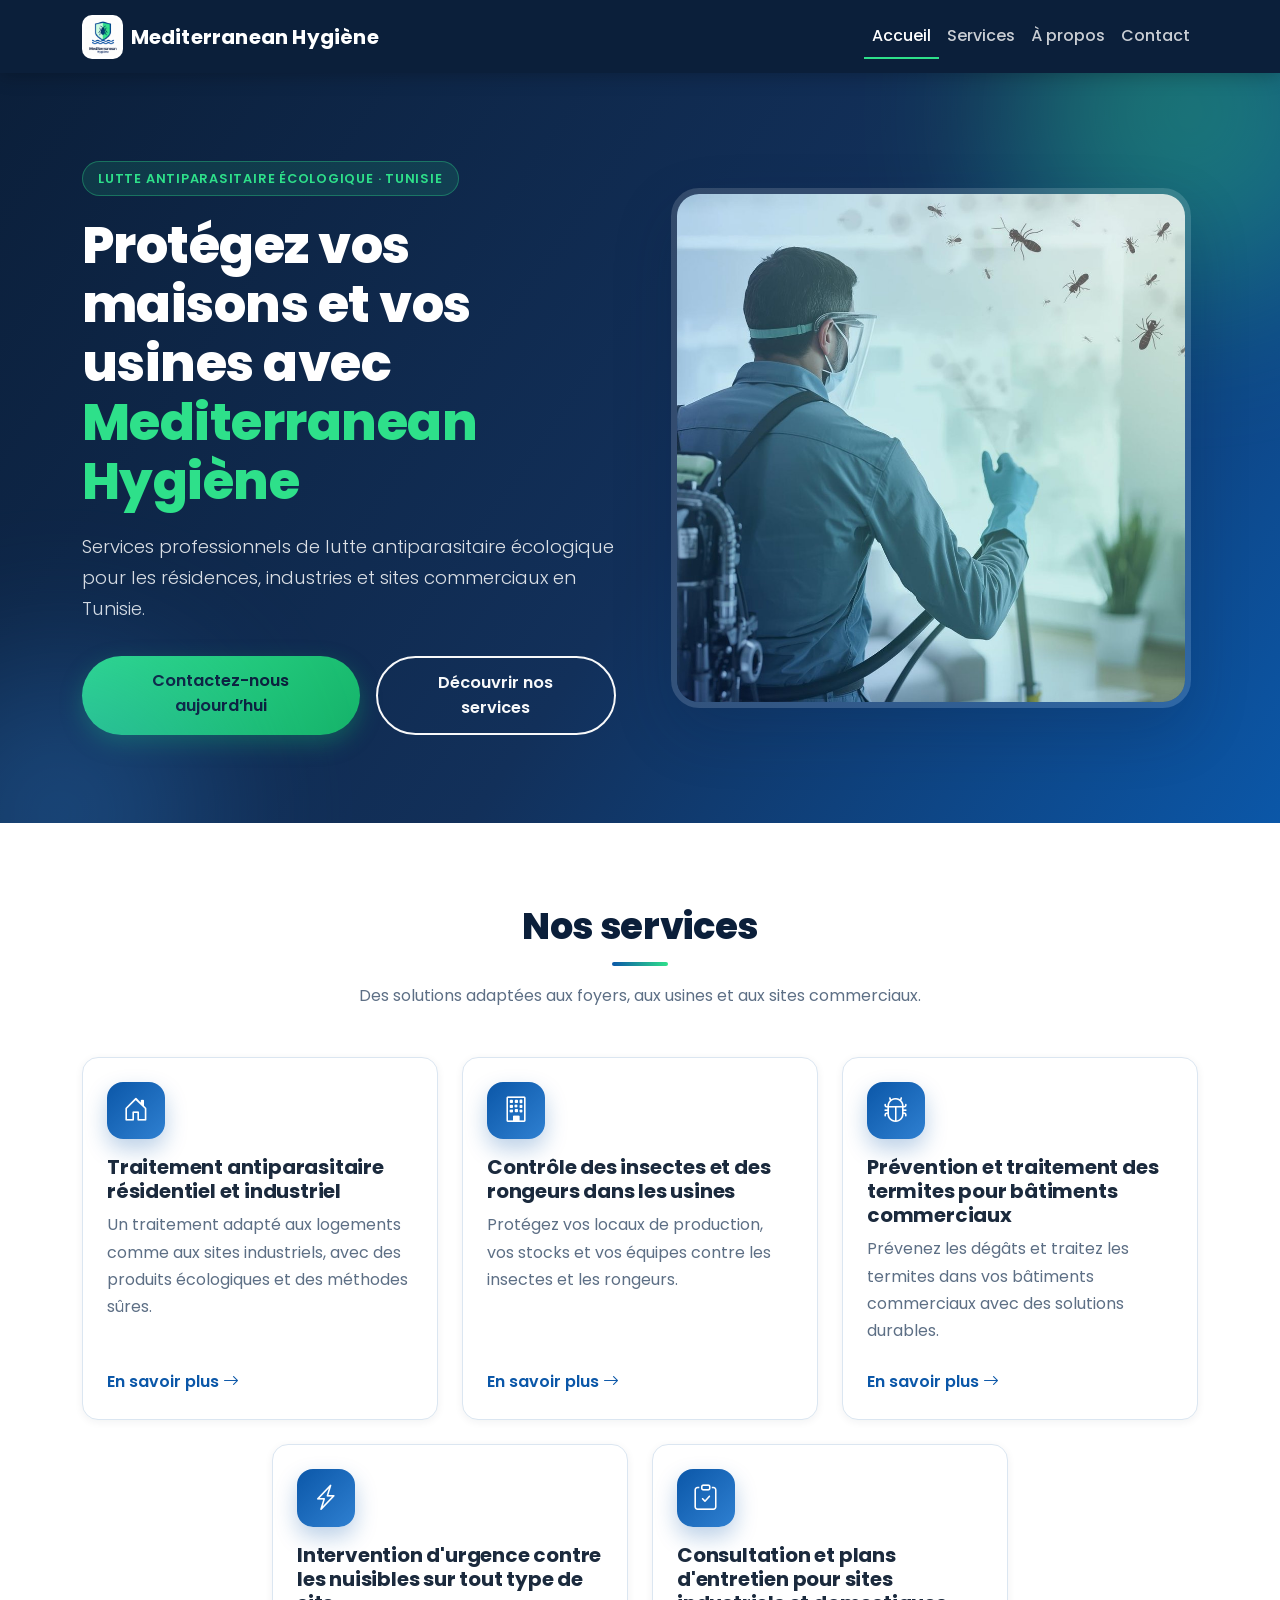
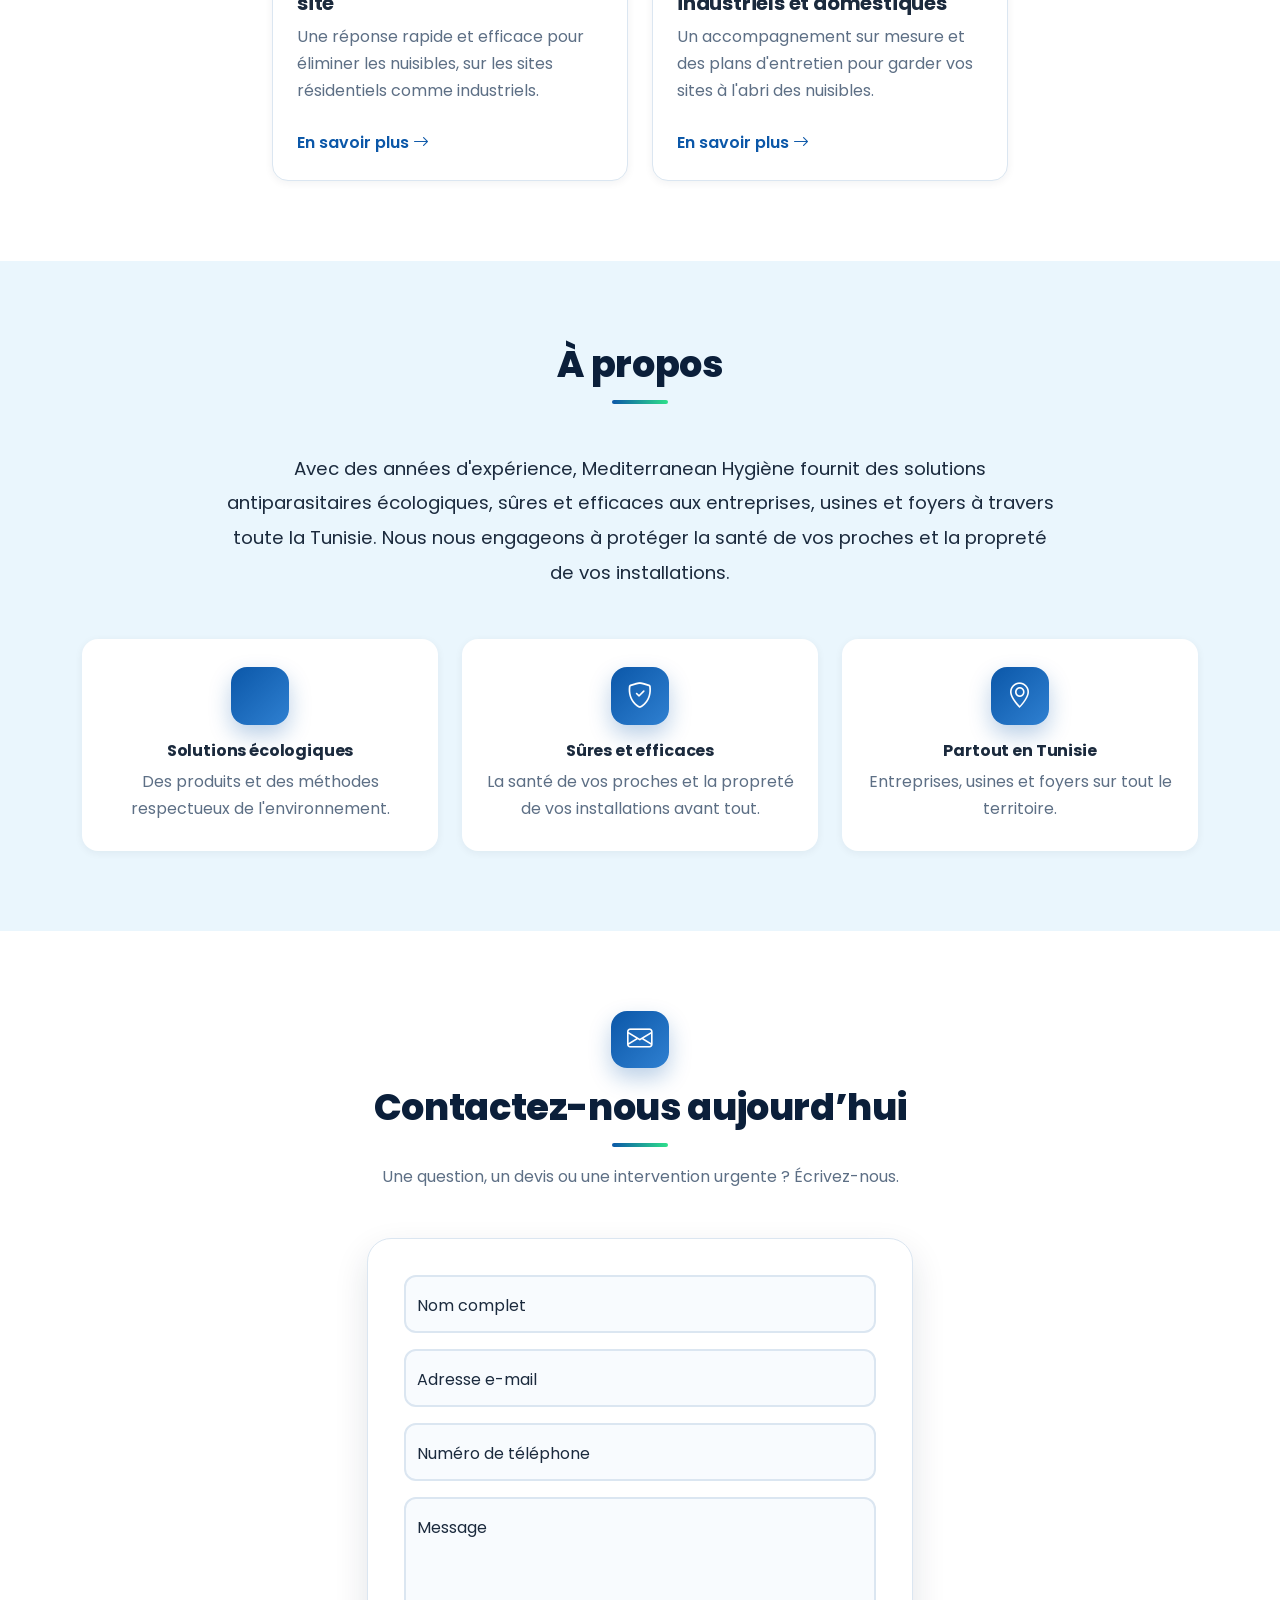
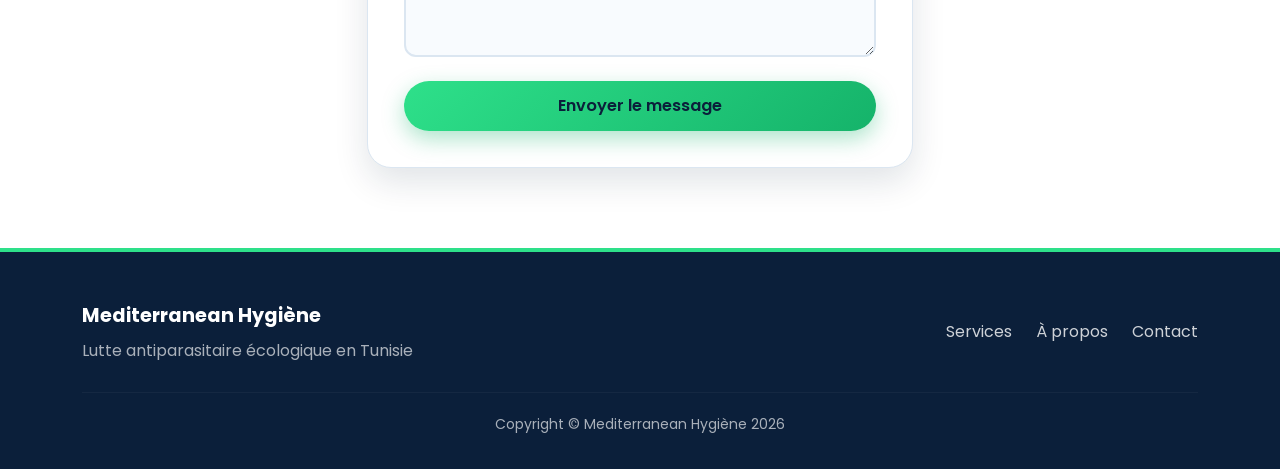
<file: index.html>
<!DOCTYPE html>
<html lang="fr" data-bs-theme="light">
<head>
    <meta charset="utf-8">
    <meta name="viewport" content="width=device-width, initial-scale=1">
    <title>Lutte antiparasitaire en Tunisie | Mediterranean Hygiène</title>
    <meta name="description" content="Désinsectisation, dératisation et traitement des termites écologiques pour maisons, usines et commerces partout en Tunisie. Contactez Mediterranean Hygiène.">
    <meta name="robots" content="index, follow, max-image-preview:large, max-snippet:-1, max-video-preview:-1">
    <meta name="author" content="Mediterranean Hygiène">
    <meta name="theme-color" content="#0b1f3a">
    <meta name="geo.region" content="TN">
    <meta name="geo.placename" content="Tunisie">
    <link rel="canonical" href="https://messaouddhia.github.io/mediterraneanhygiene/">
    <link rel="alternate" hreflang="fr-TN" href="https://messaouddhia.github.io/mediterraneanhygiene/">
    <link rel="alternate" hreflang="fr" href="https://messaouddhia.github.io/mediterraneanhygiene/">
    <link rel="alternate" hreflang="x-default" href="https://messaouddhia.github.io/mediterraneanhygiene/">
    <meta property="og:type" content="website">
    <meta property="og:site_name" content="Mediterranean Hygiène">
    <meta property="og:locale" content="fr_TN">
    <meta property="og:title" content="Lutte antiparasitaire en Tunisie | Mediterranean Hygiène">
    <meta property="og:description" content="Désinsectisation, dératisation et traitement des termites écologiques pour maisons, usines et commerces partout en Tunisie. Contactez Mediterranean Hygiène.">
    <meta property="og:url" content="https://messaouddhia.github.io/mediterraneanhygiene/">
    <meta property="og:image" content="https://messaouddhia.github.io/mediterraneanhygiene/og-image.jpg">
    <meta property="og:image:width" content="1200">
    <meta property="og:image:height" content="630">
    <meta property="og:image:alt" content="Technicien en tenue de protection effectuant un traitement antiparasitaire contre les insectes">
    <meta name="twitter:card" content="summary_large_image">
    <meta name="twitter:title" content="Lutte antiparasitaire en Tunisie | Mediterranean Hygiène">
    <meta name="twitter:description" content="Désinsectisation, dératisation et traitement des termites écologiques pour maisons, usines et commerces partout en Tunisie. Contactez Mediterranean Hygiène.">
    <meta name="twitter:image" content="https://messaouddhia.github.io/mediterraneanhygiene/og-image.jpg">
    <meta name="twitter:image:alt" content="Technicien en tenue de protection effectuant un traitement antiparasitaire contre les insectes">
    <script type="application/ld+json">
{
  "@context": "https://schema.org",
  "@graph": [
    {
      "@type": "LocalBusiness",
      "@id": "https://messaouddhia.github.io/mediterraneanhygiene/#business",
      "name": "Mediterranean Hygiène",
      "url": "https://messaouddhia.github.io/mediterraneanhygiene/",
      "logo": "https://messaouddhia.github.io/mediterraneanhygiene/logo.png",
      "image": "https://messaouddhia.github.io/mediterraneanhygiene/og-image.jpg",
      "description": "Désinsectisation, dératisation et traitement des termites écologiques pour maisons, usines et commerces partout en Tunisie. Contactez Mediterranean Hygiène.",
      "areaServed": {
        "@type": "Country",
        "name": "Tunisie"
      },
      "knowsLanguage": "fr",
      "hasOfferCatalog": {
        "@type": "OfferCatalog",
        "name": "Services de lutte antiparasitaire",
        "itemListElement": [
          {
            "@type": "Offer",
            "itemOffered": {
              "@type": "Service",
              "name": "Traitement antiparasitaire résidentiel et industriel",
              "url": "https://messaouddhia.github.io/mediterraneanhygiene/service1.html"
            }
          },
          {
            "@type": "Offer",
            "itemOffered": {
              "@type": "Service",
              "name": "Contrôle des insectes et des rongeurs dans les usines",
              "url": "https://messaouddhia.github.io/mediterraneanhygiene/service2.html"
            }
          },
          {
            "@type": "Offer",
            "itemOffered": {
              "@type": "Service",
              "name": "Prévention et traitement des termites pour bâtiments commerciaux",
              "url": "https://messaouddhia.github.io/mediterraneanhygiene/service3.html"
            }
          },
          {
            "@type": "Offer",
            "itemOffered": {
              "@type": "Service",
              "name": "Intervention d'urgence contre les nuisibles sur tout type de site",
              "url": "https://messaouddhia.github.io/mediterraneanhygiene/service4.html"
            }
          },
          {
            "@type": "Offer",
            "itemOffered": {
              "@type": "Service",
              "name": "Consultation et plans d'entretien pour sites industriels et domestiques",
              "url": "https://messaouddhia.github.io/mediterraneanhygiene/service5.html"
            }
          }
        ]
      }
    },
    {
      "@type": "WebSite",
      "@id": "https://messaouddhia.github.io/mediterraneanhygiene/#website",
      "url": "https://messaouddhia.github.io/mediterraneanhygiene/",
      "name": "Mediterranean Hygiène",
      "inLanguage": "fr-TN",
      "publisher": {
        "@id": "https://messaouddhia.github.io/mediterraneanhygiene/#business"
      }
    }
  ]
}
    </script>
    <link rel="icon" type="image/png" href="logo.png">
    <link rel="preconnect" href="https://fonts.googleapis.com">
    <link rel="preconnect" href="https://fonts.gstatic.com" crossorigin>
    <link rel="stylesheet" href="https://fonts.googleapis.com/css2?family=Poppins:wght@400;500;600;700;800&display=swap">
    <link rel="stylesheet" href="https://cdn.jsdelivr.net/npm/bootstrap@5.3.3/dist/css/bootstrap.min.css">
    <link rel="stylesheet" href="https://cdn.jsdelivr.net/npm/bootstrap-icons@1.11.3/font/bootstrap-icons.min.css">
    <link rel="stylesheet" href="https://s.pageclip.co/v1/pageclip.css" media="screen">
    <link rel="stylesheet" href="style.css">
</head>
<body>
    <nav class="navbar navbar-expand-lg navbar-dark sticky-top mh-navbar">
        <div class="container">
            <a class="navbar-brand d-flex align-items-center gap-2" href="index.html">
                <img src="logo.png" alt="" class="mh-logo" width="40" height="44">
                <span>Mediterranean Hygiène</span>
            </a>
            <button class="navbar-toggler" type="button" data-bs-toggle="collapse" data-bs-target="#mainNav" aria-controls="mainNav" aria-expanded="false" aria-label="Ouvrir le menu">
                <span class="navbar-toggler-icon"></span>
            </button>
            <div class="collapse navbar-collapse" id="mainNav">
                <ul class="navbar-nav ms-auto mb-2 mb-lg-0">
                    <li class="nav-item"><a class="nav-link active" href="index.html" aria-current="page">Accueil</a></li>
                    <li class="nav-item"><a class="nav-link" href="index.html#services">Services</a></li>
                    <li class="nav-item"><a class="nav-link" href="index.html#about">À propos</a></li>
                    <li class="nav-item"><a class="nav-link" href="index.html#contact">Contact</a></li>
                </ul>
            </div>
        </div>
    </nav>

    <header class="mh-hero">
        <div class="container position-relative">
            <div class="row align-items-center g-5">
                <div class="col-lg-6 text-center text-lg-start">
                    <span class="mh-eyebrow">Lutte antiparasitaire écologique · Tunisie</span>
                    <h1>Protégez vos maisons et vos usines avec <span class="mh-accent">Mediterranean Hygiène</span></h1>
                    <p class="lead">Services professionnels de lutte antiparasitaire écologique pour les résidences, industries et sites commerciaux en Tunisie.</p>
                    <div class="d-flex flex-column flex-sm-row gap-3 justify-content-center justify-content-lg-start">
                        <a class="btn btn-accent btn-lg" href="#contact">Contactez-nous aujourd’hui</a>
                        <a class="btn btn-outline-light btn-lg" href="#services">Découvrir nos services</a>
                    </div>
                </div>
                <div class="col-lg-6">
                    <img src="hero.jpg" alt="Technicien en tenue de protection effectuant un traitement antiparasitaire contre les insectes" class="img-fluid mh-hero-img" width="1000" height="1000" fetchpriority="high">
                </div>
            </div>
        </div>
    </header>

    <main>
        <section class="mh-section" id="services">
            <div class="container">
                <div class="mh-heading text-center">
                    <h2>Nos services</h2>
                    <p>Des solutions adaptées aux foyers, aux usines et aux sites commerciaux.</p>
                </div>
                <div class="row g-4 justify-content-center">
                <div class="col-md-6 col-lg-4">
                    <article class="card mh-card h-100">
                        <div class="card-body p-4 d-flex flex-column">
                            <div class="mh-icon mb-3"><i class="bi bi-house-door" aria-hidden="true"></i></div>
                            <h3 class="h5 fw-bold">Traitement antiparasitaire résidentiel et industriel</h3>
                            <p class="mb-4">Un traitement adapté aux logements comme aux sites industriels, avec des produits écologiques et des méthodes sûres.</p>
                            <a class="mh-link mt-auto stretched-link" href="service1.html">En savoir plus <i class="bi bi-arrow-right" aria-hidden="true"></i></a>
                        </div>
                    </article>
                </div>
                <div class="col-md-6 col-lg-4">
                    <article class="card mh-card h-100">
                        <div class="card-body p-4 d-flex flex-column">
                            <div class="mh-icon mb-3"><i class="bi bi-building" aria-hidden="true"></i></div>
                            <h3 class="h5 fw-bold">Contrôle des insectes et des rongeurs dans les usines</h3>
                            <p class="mb-4">Protégez vos locaux de production, vos stocks et vos équipes contre les insectes et les rongeurs.</p>
                            <a class="mh-link mt-auto stretched-link" href="service2.html">En savoir plus <i class="bi bi-arrow-right" aria-hidden="true"></i></a>
                        </div>
                    </article>
                </div>
                <div class="col-md-6 col-lg-4">
                    <article class="card mh-card h-100">
                        <div class="card-body p-4 d-flex flex-column">
                            <div class="mh-icon mb-3"><i class="bi bi-bug" aria-hidden="true"></i></div>
                            <h3 class="h5 fw-bold">Prévention et traitement des termites pour bâtiments commerciaux</h3>
                            <p class="mb-4">Prévenez les dégâts et traitez les termites dans vos bâtiments commerciaux avec des solutions durables.</p>
                            <a class="mh-link mt-auto stretched-link" href="service3.html">En savoir plus <i class="bi bi-arrow-right" aria-hidden="true"></i></a>
                        </div>
                    </article>
                </div>
                <div class="col-md-6 col-lg-4">
                    <article class="card mh-card h-100">
                        <div class="card-body p-4 d-flex flex-column">
                            <div class="mh-icon mb-3"><i class="bi bi-lightning-charge" aria-hidden="true"></i></div>
                            <h3 class="h5 fw-bold">Intervention d'urgence contre les nuisibles sur tout type de site</h3>
                            <p class="mb-4">Une réponse rapide et efficace pour éliminer les nuisibles, sur les sites résidentiels comme industriels.</p>
                            <a class="mh-link mt-auto stretched-link" href="service4.html">En savoir plus <i class="bi bi-arrow-right" aria-hidden="true"></i></a>
                        </div>
                    </article>
                </div>
                <div class="col-md-6 col-lg-4">
                    <article class="card mh-card h-100">
                        <div class="card-body p-4 d-flex flex-column">
                            <div class="mh-icon mb-3"><i class="bi bi-clipboard-check" aria-hidden="true"></i></div>
                            <h3 class="h5 fw-bold">Consultation et plans d'entretien pour sites industriels et domestiques</h3>
                            <p class="mb-4">Un accompagnement sur mesure et des plans d'entretien pour garder vos sites à l'abri des nuisibles.</p>
                            <a class="mh-link mt-auto stretched-link" href="service5.html">En savoir plus <i class="bi bi-arrow-right" aria-hidden="true"></i></a>
                        </div>
                    </article>
                </div>
                </div>
            </div>
        </section>

        <section class="mh-section mh-section-sky" id="about">
            <div class="container">
                <div class="mh-heading text-center">
                    <h2>À propos</h2>
                </div>
                <div class="row justify-content-center">
                    <div class="col-lg-9">
                        <p class="mh-about-text text-center">Avec des années d'expérience, Mediterranean Hygiène fournit des solutions antiparasitaires écologiques, sûres et efficaces aux entreprises, usines et foyers à travers toute la Tunisie. Nous nous engageons à protéger la santé de vos proches et la propreté de vos installations.</p>
                    </div>
                </div>
                <div class="row g-4 mt-2 justify-content-center">
                    <div class="col-md-4">
                        <div class="mh-point text-center">
                            <div class="mh-icon mx-auto mb-3"><i class="bi bi-leaf" aria-hidden="true"></i></div>
                            <h3 class="h6 fw-bold">Solutions écologiques</h3>
                            <p class="mb-0">Des produits et des méthodes respectueux de l'environnement.</p>
                        </div>
                    </div>
                    <div class="col-md-4">
                        <div class="mh-point text-center">
                            <div class="mh-icon mx-auto mb-3"><i class="bi bi-shield-check" aria-hidden="true"></i></div>
                            <h3 class="h6 fw-bold">Sûres et efficaces</h3>
                            <p class="mb-0">La santé de vos proches et la propreté de vos installations avant tout.</p>
                        </div>
                    </div>
                    <div class="col-md-4">
                        <div class="mh-point text-center">
                            <div class="mh-icon mx-auto mb-3"><i class="bi bi-geo-alt" aria-hidden="true"></i></div>
                            <h3 class="h6 fw-bold">Partout en Tunisie</h3>
                            <p class="mb-0">Entreprises, usines et foyers sur tout le territoire.</p>
                        </div>
                    </div>
                </div>
            </div>
        </section>

        <section class="mh-section" id="contact">
            <div class="container">
                <div class="mh-heading text-center">
                    <div class="mh-icon mx-auto mb-3"><i class="bi bi-envelope" aria-hidden="true"></i></div>
                    <h2>Contactez-nous aujourd’hui</h2>
                    <p>Une question, un devis ou une intervention urgente ? Écrivez-nous.</p>
                </div>
                <div class="row justify-content-center">
                    <div class="col-lg-7 col-xl-6">
                        <form class="mh-form pageclip-form" id="contactForm" method="post" action="https://send.pageclip.co/RMgSienSnG1q0uFzx3rNP2aMeOz2wyZl">
                            <div class="form-floating mb-3">
                                <input class="form-control" type="text" id="name" name="name" placeholder="Votre nom" required>
                                <label for="name">Nom complet</label>
                            </div>
                            <div class="form-floating mb-3">
                                <input class="form-control" type="email" id="email" name="email" placeholder="nom@exemple.com" required>
                                <label for="email">Adresse e-mail</label>
                            </div>
                            <div class="form-floating mb-3">
                                <input class="form-control" type="tel" id="phone" name="phone" placeholder="Téléphone" required>
                                <label for="phone">Numéro de téléphone</label>
                            </div>
                            <div class="form-floating mb-4">
                                <textarea class="form-control" id="message" name="message" placeholder="Votre message" style="height: 10rem" required></textarea>
                                <label for="message">Message</label>
                            </div>
                            <button class="btn btn-accent btn-lg w-100 pageclip-form__submit" type="submit"><span>Envoyer le message</span></button>
                        </form>
                    </div>
                </div>
            </div>
        </section>
    </main>

    <footer class="mh-footer">
        <div class="container">
            <div class="row gy-4 align-items-center">
                <div class="col-md-6 text-center text-md-start">
                    <a class="mh-footer-brand" href="index.html">Mediterranean Hygiène</a>
                    <p class="mb-0 mt-1">Lutte antiparasitaire écologique en Tunisie</p>
                </div>
                <div class="col-md-6 text-center text-md-end">
                    <a href="index.html#services">Services</a>
                    <a href="index.html#about">À propos</a>
                    <a href="index.html#contact">Contact</a>
                </div>
            </div>
            <hr class="mh-footer-line">
            <p class="text-center small mb-0">Copyright © Mediterranean Hygiène <span id="year">2026</span></p>
        </div>
    </footer>
    <script src="https://cdn.jsdelivr.net/npm/bootstrap@5.3.3/dist/js/bootstrap.bundle.min.js"></script>
    <script src="https://s.pageclip.co/v1/pageclip.js" charset="utf-8"></script>
    <script>
        var contactForm = document.getElementById('contactForm');
        if (window.Pageclip && contactForm) {
            Pageclip.form(contactForm, {
                successTemplate: '<span>Merci ! Votre message a bien été envoyé. Nous vous répondrons très vite.</span>'
            });
        }
    </script>
    <script>document.getElementById('year').textContent = new Date().getFullYear();</script>
</body>
</html>
</file>
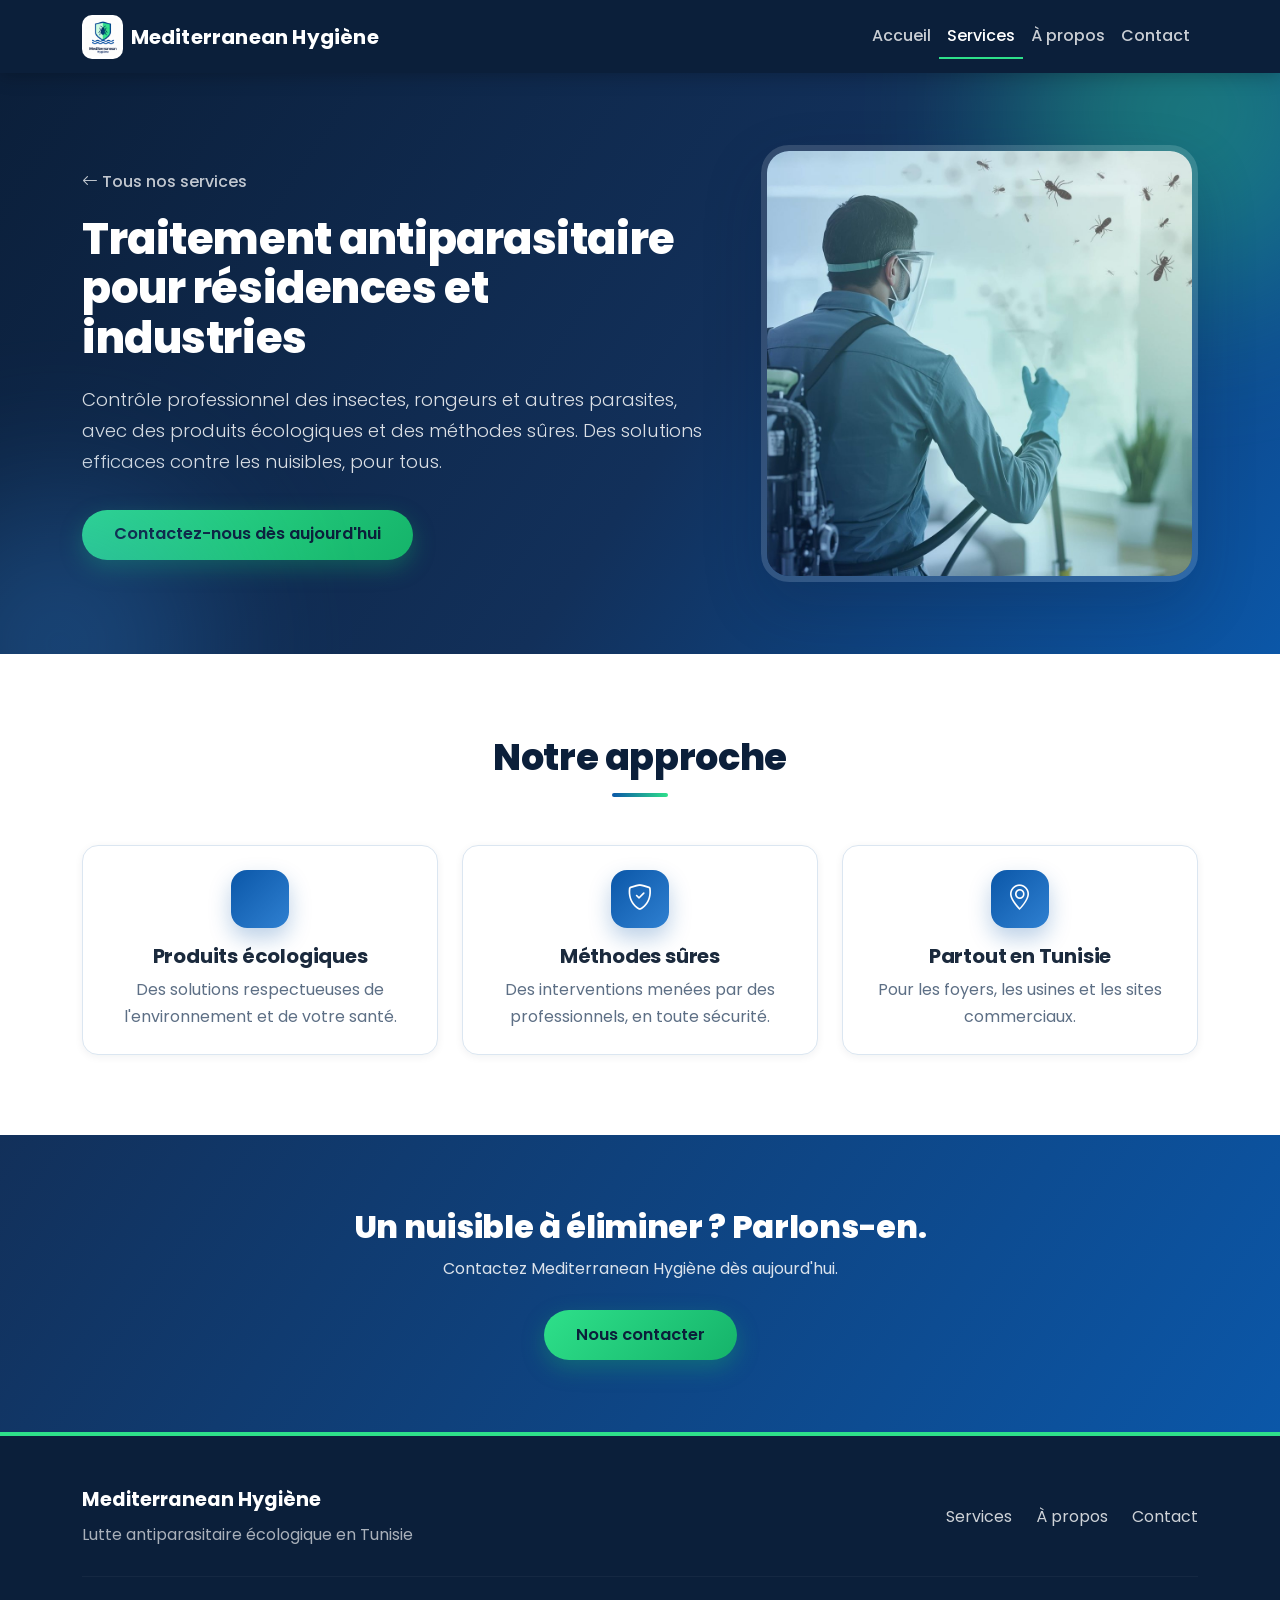
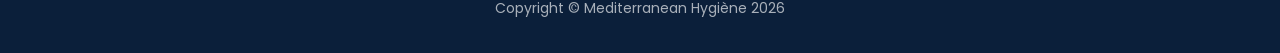
<file: service1.html>
<!DOCTYPE html>
<html lang="fr" data-bs-theme="light">
<head>
    <meta charset="utf-8">
    <meta name="viewport" content="width=device-width, initial-scale=1">
    <title>Traitement antiparasitaire en Tunisie | Mediterranean Hygiène</title>
    <meta name="description" content="Contrôle professionnel des insectes, rongeurs et autres parasites dans les résidences et les industries en Tunisie, avec des produits écologiques et sûrs.">
    <meta name="robots" content="index, follow, max-image-preview:large, max-snippet:-1, max-video-preview:-1">
    <meta name="author" content="Mediterranean Hygiène">
    <meta name="theme-color" content="#0b1f3a">
    <meta name="geo.region" content="TN">
    <meta name="geo.placename" content="Tunisie">
    <link rel="canonical" href="https://messaouddhia.github.io/mediterraneanhygiene/service1.html">
    <link rel="alternate" hreflang="fr-TN" href="https://messaouddhia.github.io/mediterraneanhygiene/service1.html">
    <link rel="alternate" hreflang="fr" href="https://messaouddhia.github.io/mediterraneanhygiene/service1.html">
    <link rel="alternate" hreflang="x-default" href="https://messaouddhia.github.io/mediterraneanhygiene/service1.html">
    <meta property="og:type" content="website">
    <meta property="og:site_name" content="Mediterranean Hygiène">
    <meta property="og:locale" content="fr_TN">
    <meta property="og:title" content="Traitement antiparasitaire en Tunisie | Mediterranean Hygiène">
    <meta property="og:description" content="Contrôle professionnel des insectes, rongeurs et autres parasites dans les résidences et les industries en Tunisie, avec des produits écologiques et sûrs.">
    <meta property="og:url" content="https://messaouddhia.github.io/mediterraneanhygiene/service1.html">
    <meta property="og:image" content="https://messaouddhia.github.io/mediterraneanhygiene/og-image.jpg">
    <meta property="og:image:width" content="1200">
    <meta property="og:image:height" content="630">
    <meta property="og:image:alt" content="Technicien en tenue de protection effectuant un traitement antiparasitaire contre les insectes">
    <meta name="twitter:card" content="summary_large_image">
    <meta name="twitter:title" content="Traitement antiparasitaire en Tunisie | Mediterranean Hygiène">
    <meta name="twitter:description" content="Contrôle professionnel des insectes, rongeurs et autres parasites dans les résidences et les industries en Tunisie, avec des produits écologiques et sûrs.">
    <meta name="twitter:image" content="https://messaouddhia.github.io/mediterraneanhygiene/og-image.jpg">
    <meta name="twitter:image:alt" content="Technicien en tenue de protection effectuant un traitement antiparasitaire contre les insectes">
    <script type="application/ld+json">
{
  "@context": "https://schema.org",
  "@graph": [
    {
      "@type": "Service",
      "name": "Traitement antiparasitaire pour résidences et industries",
      "description": "Contrôle professionnel des insectes, rongeurs et autres parasites, avec des produits écologiques et des méthodes sûres. Des solutions efficaces contre les nuisibles, pour tous.",
      "url": "https://messaouddhia.github.io/mediterraneanhygiene/service1.html",
      "inLanguage": "fr-TN",
      "provider": {
        "@type": "LocalBusiness",
        "@id": "https://messaouddhia.github.io/mediterraneanhygiene/#business",
        "name": "Mediterranean Hygiène",
        "url": "https://messaouddhia.github.io/mediterraneanhygiene/"
      },
      "areaServed": {
        "@type": "Country",
        "name": "Tunisie"
      }
    },
    {
      "@type": "BreadcrumbList",
      "itemListElement": [
        {
          "@type": "ListItem",
          "position": 1,
          "name": "Accueil",
          "item": "https://messaouddhia.github.io/mediterraneanhygiene/"
        },
        {
          "@type": "ListItem",
          "position": 2,
          "name": "Services",
          "item": "https://messaouddhia.github.io/mediterraneanhygiene/#services"
        },
        {
          "@type": "ListItem",
          "position": 3,
          "name": "Traitement antiparasitaire pour résidences et industries",
          "item": "https://messaouddhia.github.io/mediterraneanhygiene/service1.html"
        }
      ]
    }
  ]
}
    </script>
    <link rel="icon" type="image/png" href="logo.png">
    <link rel="preconnect" href="https://fonts.googleapis.com">
    <link rel="preconnect" href="https://fonts.gstatic.com" crossorigin>
    <link rel="stylesheet" href="https://fonts.googleapis.com/css2?family=Poppins:wght@400;500;600;700;800&display=swap">
    <link rel="stylesheet" href="https://cdn.jsdelivr.net/npm/bootstrap@5.3.3/dist/css/bootstrap.min.css">
    <link rel="stylesheet" href="https://cdn.jsdelivr.net/npm/bootstrap-icons@1.11.3/font/bootstrap-icons.min.css">
    <link rel="stylesheet" href="style.css">
</head>
<body>
    <nav class="navbar navbar-expand-lg navbar-dark sticky-top mh-navbar">
        <div class="container">
            <a class="navbar-brand d-flex align-items-center gap-2" href="index.html">
                <img src="logo.png" alt="" class="mh-logo" width="40" height="44">
                <span>Mediterranean Hygiène</span>
            </a>
            <button class="navbar-toggler" type="button" data-bs-toggle="collapse" data-bs-target="#mainNav" aria-controls="mainNav" aria-expanded="false" aria-label="Ouvrir le menu">
                <span class="navbar-toggler-icon"></span>
            </button>
            <div class="collapse navbar-collapse" id="mainNav">
                <ul class="navbar-nav ms-auto mb-2 mb-lg-0">
                    <li class="nav-item"><a class="nav-link" href="index.html">Accueil</a></li>
                    <li class="nav-item"><a class="nav-link active" href="index.html#services" aria-current="page">Services</a></li>
                    <li class="nav-item"><a class="nav-link" href="index.html#about">À propos</a></li>
                    <li class="nav-item"><a class="nav-link" href="index.html#contact">Contact</a></li>
                </ul>
            </div>
        </div>
    </nav>

    <header class="mh-hero mh-hero-sub">
        <div class="container position-relative">
            <div class="row align-items-center g-5">
                <div class="col-lg-7 text-center text-lg-start">
                    <a class="mh-back" href="index.html#services"><i class="bi bi-arrow-left" aria-hidden="true"></i> Tous nos services</a>
                    <h1>Traitement antiparasitaire pour résidences et industries</h1>
                    <p class="lead">Contrôle professionnel des insectes, rongeurs et autres parasites, avec des produits écologiques et des méthodes sûres. Des solutions efficaces contre les nuisibles, pour tous.</p>
                    <div class="d-flex flex-column flex-sm-row gap-3 justify-content-center justify-content-lg-start">
                        <a class="btn btn-accent btn-lg" href="index.html#contact">Contactez-nous dès aujourd'hui</a>
                    </div>
                </div>
                <div class="col-lg-5">
                    <img src="hero.jpg" alt="Technicien en tenue de protection effectuant un traitement antiparasitaire contre les insectes" class="img-fluid mh-hero-img" width="1000" height="1000" fetchpriority="high">
                </div>
            </div>
        </div>
    </header>

    <main>
        <section class="mh-section">
            <div class="container">
                <div class="mh-heading text-center">
                    <h2>Notre approche</h2>
                </div>
                <div class="row g-4 justify-content-center">
                    <div class="col-md-4">
                        <div class="card mh-card h-100"><div class="card-body p-4 text-center">
                            <div class="mh-icon mx-auto mb-3"><i class="bi bi-leaf" aria-hidden="true"></i></div>
                            <h3 class="h5 fw-bold">Produits écologiques</h3>
                            <p class="mb-0">Des solutions respectueuses de l'environnement et de votre santé.</p>
                        </div></div>
                    </div>
                    <div class="col-md-4">
                        <div class="card mh-card h-100"><div class="card-body p-4 text-center">
                            <div class="mh-icon mx-auto mb-3"><i class="bi bi-shield-check" aria-hidden="true"></i></div>
                            <h3 class="h5 fw-bold">Méthodes sûres</h3>
                            <p class="mb-0">Des interventions menées par des professionnels, en toute sécurité.</p>
                        </div></div>
                    </div>
                    <div class="col-md-4">
                        <div class="card mh-card h-100"><div class="card-body p-4 text-center">
                            <div class="mh-icon mx-auto mb-3"><i class="bi bi-geo-alt" aria-hidden="true"></i></div>
                            <h3 class="h5 fw-bold">Partout en Tunisie</h3>
                            <p class="mb-0">Pour les foyers, les usines et les sites commerciaux.</p>
                        </div></div>
                    </div>
                </div>
            </div>
        </section>

        <section class="mh-cta">
            <div class="container text-center">
                <h2>Un nuisible à éliminer ? Parlons-en.</h2>
                <p>Contactez Mediterranean Hygiène dès aujourd'hui.</p>
                <a class="btn btn-accent btn-lg" href="index.html#contact">Nous contacter</a>
            </div>
        </section>
    </main>

    <footer class="mh-footer">
        <div class="container">
            <div class="row gy-4 align-items-center">
                <div class="col-md-6 text-center text-md-start">
                    <a class="mh-footer-brand" href="index.html">Mediterranean Hygiène</a>
                    <p class="mb-0 mt-1">Lutte antiparasitaire écologique en Tunisie</p>
                </div>
                <div class="col-md-6 text-center text-md-end">
                    <a href="index.html#services">Services</a>
                    <a href="index.html#about">À propos</a>
                    <a href="index.html#contact">Contact</a>
                </div>
            </div>
            <hr class="mh-footer-line">
            <p class="text-center small mb-0">Copyright © Mediterranean Hygiène <span id="year">2026</span></p>
        </div>
    </footer>
    <script src="https://cdn.jsdelivr.net/npm/bootstrap@5.3.3/dist/js/bootstrap.bundle.min.js"></script>
    <script>document.getElementById('year').textContent = new Date().getFullYear();</script>
</body>
</html>
</file>
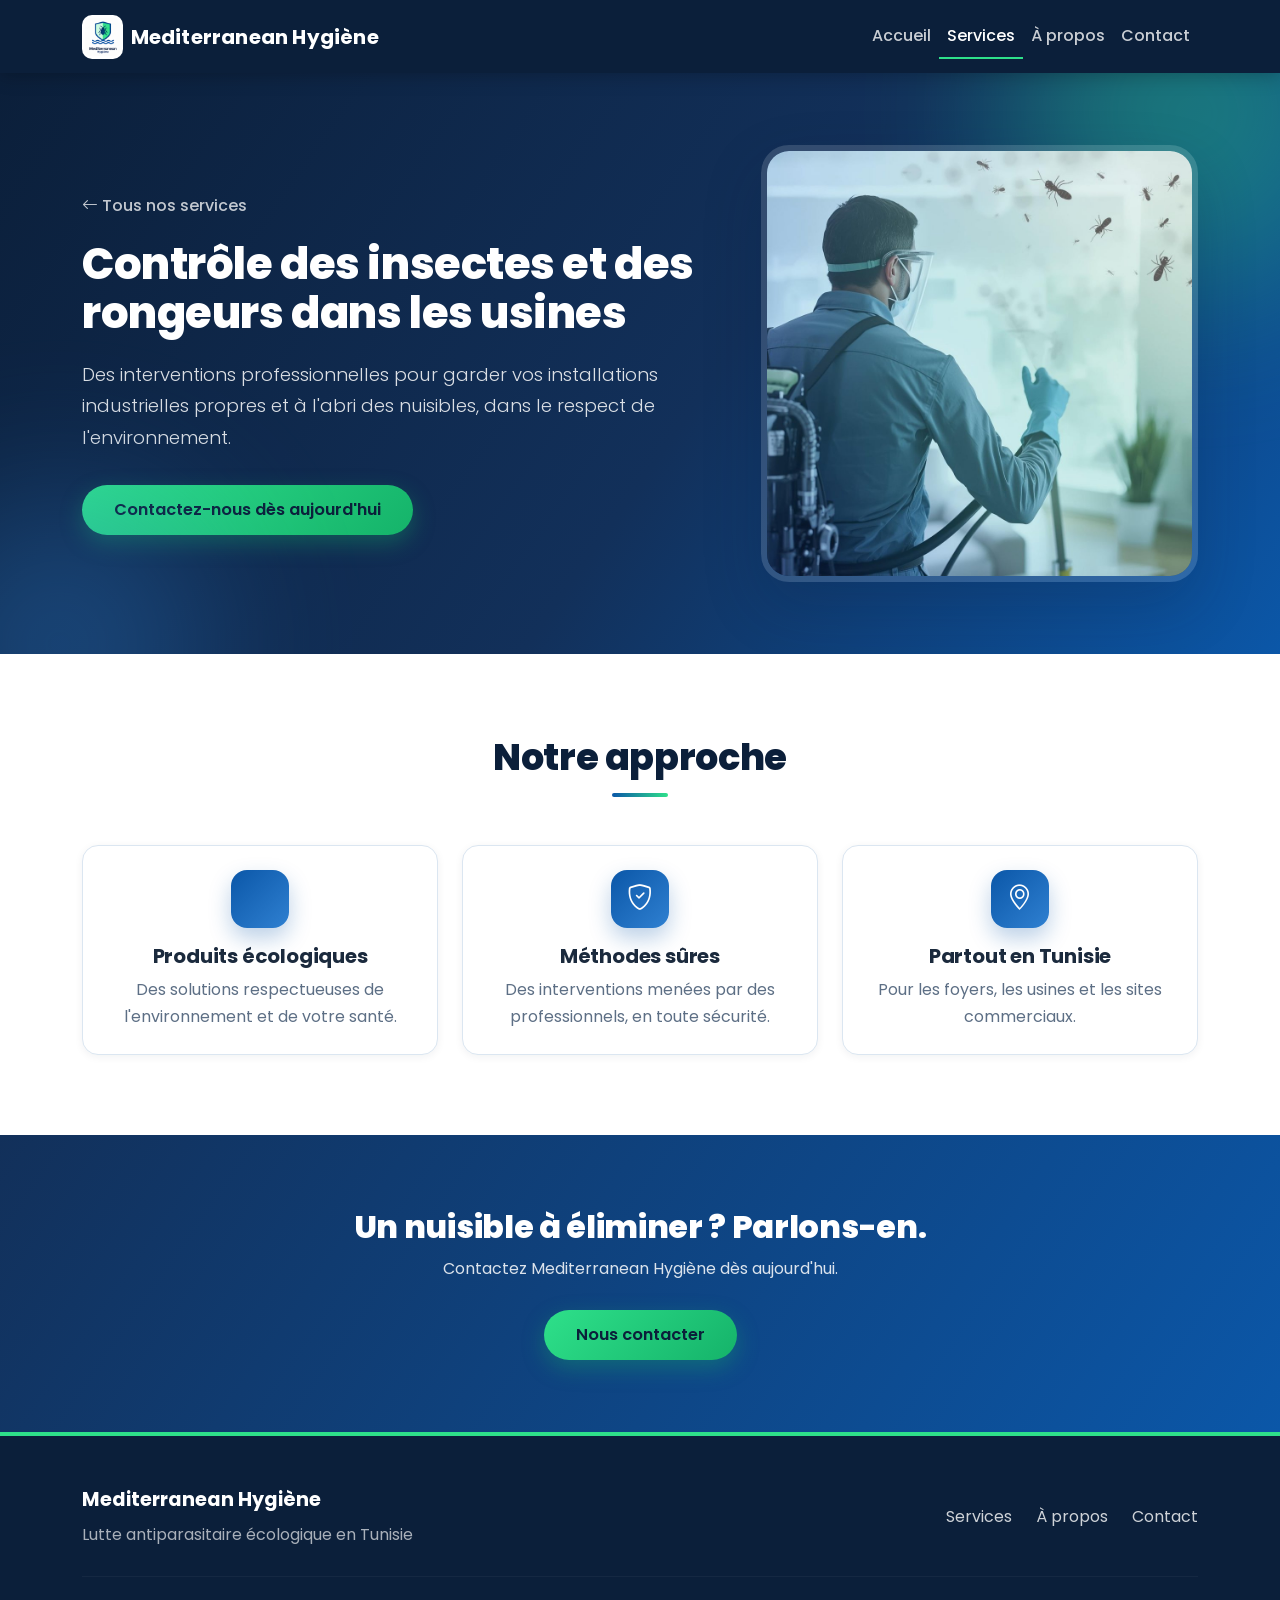
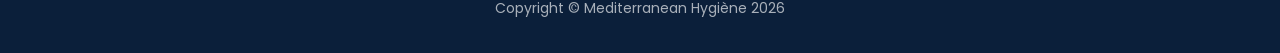
<file: service2.html>
<!DOCTYPE html>
<html lang="fr" data-bs-theme="light">
<head>
    <meta charset="utf-8">
    <meta name="viewport" content="width=device-width, initial-scale=1">
    <title>Dératisation et désinsectisation d&#x27;usines | Mediterranean Hygiène</title>
    <meta name="description" content="Contrôle des insectes et des rongeurs dans les usines en Tunisie : protégez votre production, vos stocks et vos équipes avec des méthodes sûres et écologiques.">
    <meta name="robots" content="index, follow, max-image-preview:large, max-snippet:-1, max-video-preview:-1">
    <meta name="author" content="Mediterranean Hygiène">
    <meta name="theme-color" content="#0b1f3a">
    <meta name="geo.region" content="TN">
    <meta name="geo.placename" content="Tunisie">
    <link rel="canonical" href="https://messaouddhia.github.io/mediterraneanhygiene/service2.html">
    <link rel="alternate" hreflang="fr-TN" href="https://messaouddhia.github.io/mediterraneanhygiene/service2.html">
    <link rel="alternate" hreflang="fr" href="https://messaouddhia.github.io/mediterraneanhygiene/service2.html">
    <link rel="alternate" hreflang="x-default" href="https://messaouddhia.github.io/mediterraneanhygiene/service2.html">
    <meta property="og:type" content="website">
    <meta property="og:site_name" content="Mediterranean Hygiène">
    <meta property="og:locale" content="fr_TN">
    <meta property="og:title" content="Dératisation et désinsectisation d&#x27;usines | Mediterranean Hygiène">
    <meta property="og:description" content="Contrôle des insectes et des rongeurs dans les usines en Tunisie : protégez votre production, vos stocks et vos équipes avec des méthodes sûres et écologiques.">
    <meta property="og:url" content="https://messaouddhia.github.io/mediterraneanhygiene/service2.html">
    <meta property="og:image" content="https://messaouddhia.github.io/mediterraneanhygiene/og-image.jpg">
    <meta property="og:image:width" content="1200">
    <meta property="og:image:height" content="630">
    <meta property="og:image:alt" content="Technicien en tenue de protection effectuant un traitement antiparasitaire contre les insectes">
    <meta name="twitter:card" content="summary_large_image">
    <meta name="twitter:title" content="Dératisation et désinsectisation d&#x27;usines | Mediterranean Hygiène">
    <meta name="twitter:description" content="Contrôle des insectes et des rongeurs dans les usines en Tunisie : protégez votre production, vos stocks et vos équipes avec des méthodes sûres et écologiques.">
    <meta name="twitter:image" content="https://messaouddhia.github.io/mediterraneanhygiene/og-image.jpg">
    <meta name="twitter:image:alt" content="Technicien en tenue de protection effectuant un traitement antiparasitaire contre les insectes">
    <script type="application/ld+json">
{
  "@context": "https://schema.org",
  "@graph": [
    {
      "@type": "Service",
      "name": "Contrôle des insectes et des rongeurs dans les usines",
      "description": "Des interventions professionnelles pour garder vos installations industrielles propres et à l'abri des nuisibles, dans le respect de l'environnement.",
      "url": "https://messaouddhia.github.io/mediterraneanhygiene/service2.html",
      "inLanguage": "fr-TN",
      "provider": {
        "@type": "LocalBusiness",
        "@id": "https://messaouddhia.github.io/mediterraneanhygiene/#business",
        "name": "Mediterranean Hygiène",
        "url": "https://messaouddhia.github.io/mediterraneanhygiene/"
      },
      "areaServed": {
        "@type": "Country",
        "name": "Tunisie"
      }
    },
    {
      "@type": "BreadcrumbList",
      "itemListElement": [
        {
          "@type": "ListItem",
          "position": 1,
          "name": "Accueil",
          "item": "https://messaouddhia.github.io/mediterraneanhygiene/"
        },
        {
          "@type": "ListItem",
          "position": 2,
          "name": "Services",
          "item": "https://messaouddhia.github.io/mediterraneanhygiene/#services"
        },
        {
          "@type": "ListItem",
          "position": 3,
          "name": "Contrôle des insectes et des rongeurs dans les usines",
          "item": "https://messaouddhia.github.io/mediterraneanhygiene/service2.html"
        }
      ]
    }
  ]
}
    </script>
    <link rel="icon" type="image/png" href="logo.png">
    <link rel="preconnect" href="https://fonts.googleapis.com">
    <link rel="preconnect" href="https://fonts.gstatic.com" crossorigin>
    <link rel="stylesheet" href="https://fonts.googleapis.com/css2?family=Poppins:wght@400;500;600;700;800&display=swap">
    <link rel="stylesheet" href="https://cdn.jsdelivr.net/npm/bootstrap@5.3.3/dist/css/bootstrap.min.css">
    <link rel="stylesheet" href="https://cdn.jsdelivr.net/npm/bootstrap-icons@1.11.3/font/bootstrap-icons.min.css">
    <link rel="stylesheet" href="style.css">
</head>
<body>
    <nav class="navbar navbar-expand-lg navbar-dark sticky-top mh-navbar">
        <div class="container">
            <a class="navbar-brand d-flex align-items-center gap-2" href="index.html">
                <img src="logo.png" alt="" class="mh-logo" width="40" height="44">
                <span>Mediterranean Hygiène</span>
            </a>
            <button class="navbar-toggler" type="button" data-bs-toggle="collapse" data-bs-target="#mainNav" aria-controls="mainNav" aria-expanded="false" aria-label="Ouvrir le menu">
                <span class="navbar-toggler-icon"></span>
            </button>
            <div class="collapse navbar-collapse" id="mainNav">
                <ul class="navbar-nav ms-auto mb-2 mb-lg-0">
                    <li class="nav-item"><a class="nav-link" href="index.html">Accueil</a></li>
                    <li class="nav-item"><a class="nav-link active" href="index.html#services" aria-current="page">Services</a></li>
                    <li class="nav-item"><a class="nav-link" href="index.html#about">À propos</a></li>
                    <li class="nav-item"><a class="nav-link" href="index.html#contact">Contact</a></li>
                </ul>
            </div>
        </div>
    </nav>

    <header class="mh-hero mh-hero-sub">
        <div class="container position-relative">
            <div class="row align-items-center g-5">
                <div class="col-lg-7 text-center text-lg-start">
                    <a class="mh-back" href="index.html#services"><i class="bi bi-arrow-left" aria-hidden="true"></i> Tous nos services</a>
                    <h1>Contrôle des insectes et des rongeurs dans les usines</h1>
                    <p class="lead">Des interventions professionnelles pour garder vos installations industrielles propres et à l'abri des nuisibles, dans le respect de l'environnement.</p>
                    <div class="d-flex flex-column flex-sm-row gap-3 justify-content-center justify-content-lg-start">
                        <a class="btn btn-accent btn-lg" href="index.html#contact">Contactez-nous dès aujourd'hui</a>
                    </div>
                </div>
                <div class="col-lg-5">
                    <img src="hero.jpg" alt="Technicien en tenue de protection effectuant un traitement antiparasitaire contre les insectes" class="img-fluid mh-hero-img" width="1000" height="1000" fetchpriority="high">
                </div>
            </div>
        </div>
    </header>

    <main>
        <section class="mh-section">
            <div class="container">
                <div class="mh-heading text-center">
                    <h2>Notre approche</h2>
                </div>
                <div class="row g-4 justify-content-center">
                    <div class="col-md-4">
                        <div class="card mh-card h-100"><div class="card-body p-4 text-center">
                            <div class="mh-icon mx-auto mb-3"><i class="bi bi-leaf" aria-hidden="true"></i></div>
                            <h3 class="h5 fw-bold">Produits écologiques</h3>
                            <p class="mb-0">Des solutions respectueuses de l'environnement et de votre santé.</p>
                        </div></div>
                    </div>
                    <div class="col-md-4">
                        <div class="card mh-card h-100"><div class="card-body p-4 text-center">
                            <div class="mh-icon mx-auto mb-3"><i class="bi bi-shield-check" aria-hidden="true"></i></div>
                            <h3 class="h5 fw-bold">Méthodes sûres</h3>
                            <p class="mb-0">Des interventions menées par des professionnels, en toute sécurité.</p>
                        </div></div>
                    </div>
                    <div class="col-md-4">
                        <div class="card mh-card h-100"><div class="card-body p-4 text-center">
                            <div class="mh-icon mx-auto mb-3"><i class="bi bi-geo-alt" aria-hidden="true"></i></div>
                            <h3 class="h5 fw-bold">Partout en Tunisie</h3>
                            <p class="mb-0">Pour les foyers, les usines et les sites commerciaux.</p>
                        </div></div>
                    </div>
                </div>
            </div>
        </section>

        <section class="mh-cta">
            <div class="container text-center">
                <h2>Un nuisible à éliminer ? Parlons-en.</h2>
                <p>Contactez Mediterranean Hygiène dès aujourd'hui.</p>
                <a class="btn btn-accent btn-lg" href="index.html#contact">Nous contacter</a>
            </div>
        </section>
    </main>

    <footer class="mh-footer">
        <div class="container">
            <div class="row gy-4 align-items-center">
                <div class="col-md-6 text-center text-md-start">
                    <a class="mh-footer-brand" href="index.html">Mediterranean Hygiène</a>
                    <p class="mb-0 mt-1">Lutte antiparasitaire écologique en Tunisie</p>
                </div>
                <div class="col-md-6 text-center text-md-end">
                    <a href="index.html#services">Services</a>
                    <a href="index.html#about">À propos</a>
                    <a href="index.html#contact">Contact</a>
                </div>
            </div>
            <hr class="mh-footer-line">
            <p class="text-center small mb-0">Copyright © Mediterranean Hygiène <span id="year">2026</span></p>
        </div>
    </footer>
    <script src="https://cdn.jsdelivr.net/npm/bootstrap@5.3.3/dist/js/bootstrap.bundle.min.js"></script>
    <script>document.getElementById('year').textContent = new Date().getFullYear();</script>
</body>
</html>
</file>
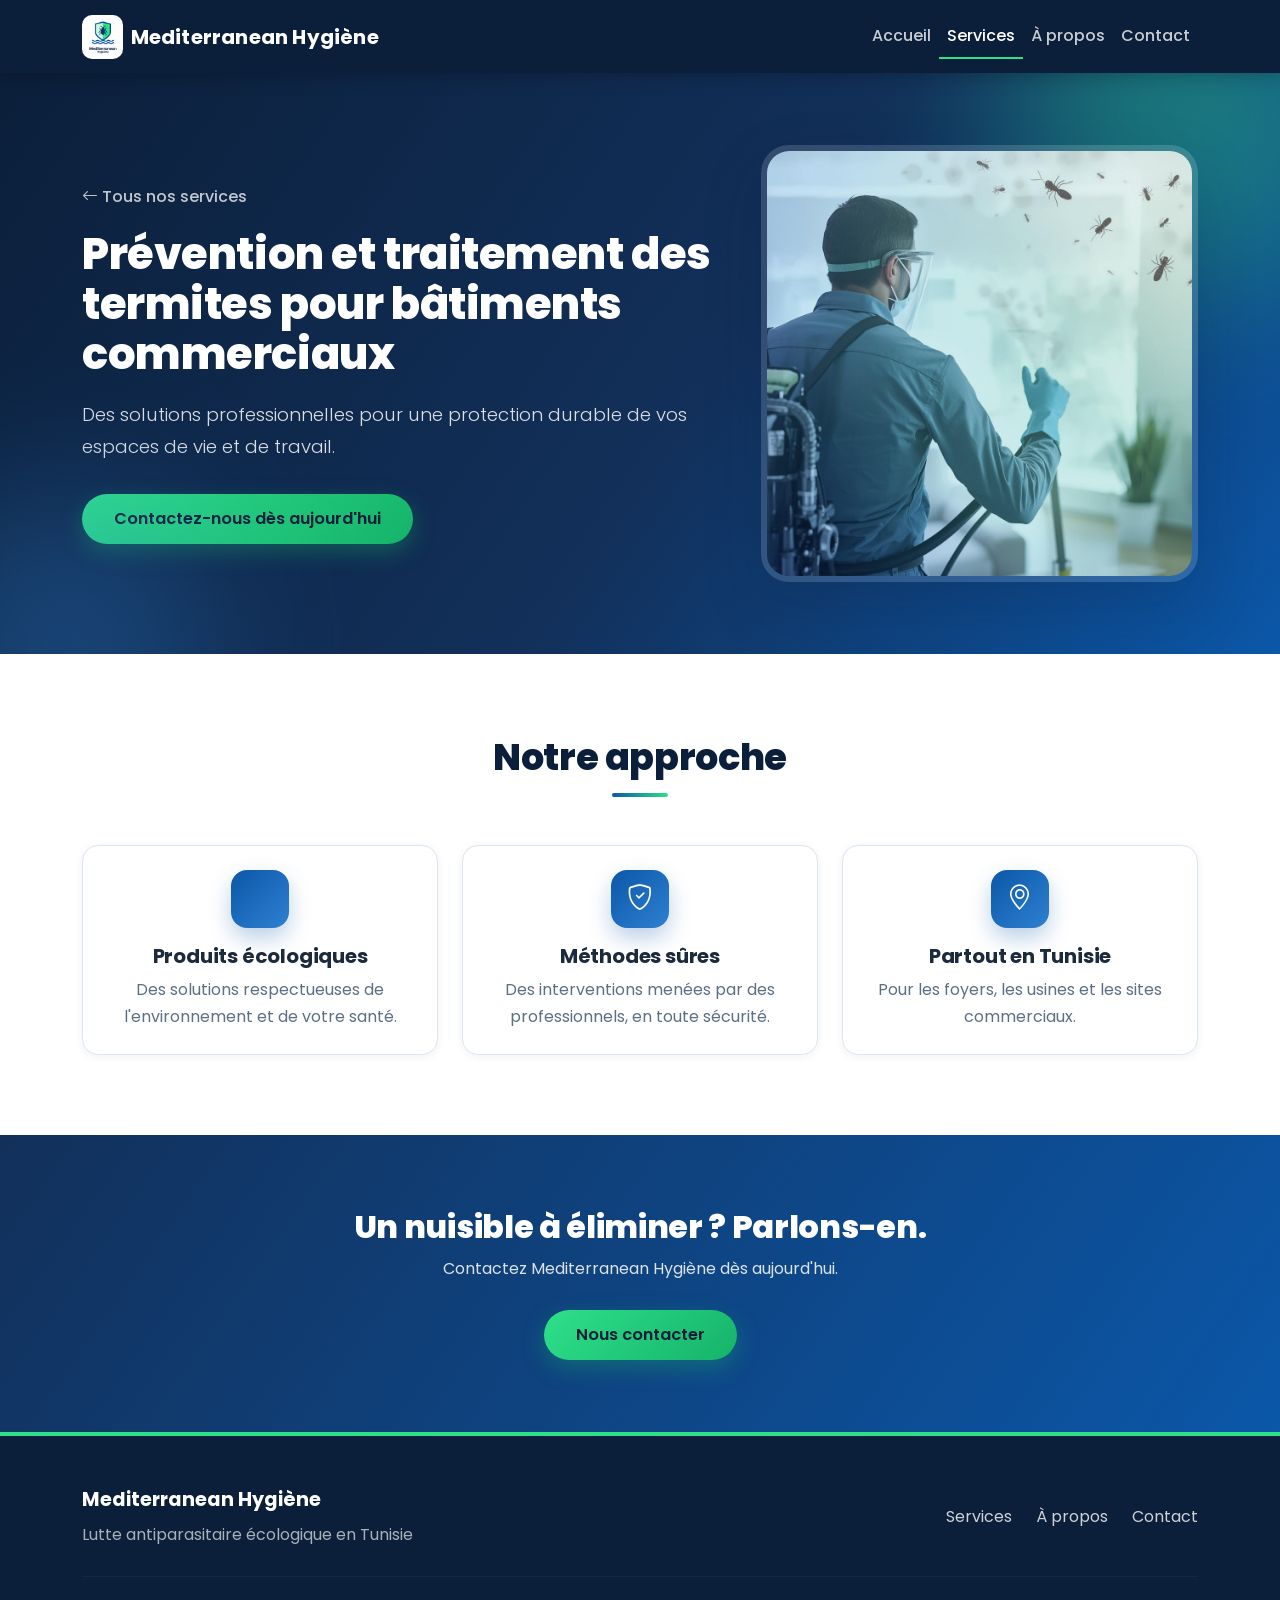
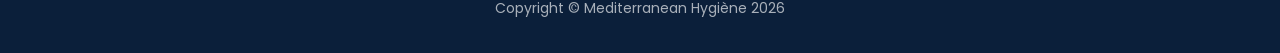
<file: service3.html>
<!DOCTYPE html>
<html lang="fr" data-bs-theme="light">
<head>
    <meta charset="utf-8">
    <meta name="viewport" content="width=device-width, initial-scale=1">
    <title>Traitement des termites en Tunisie | Mediterranean Hygiène</title>
    <meta name="description" content="Prévention et traitement des termites pour bâtiments commerciaux en Tunisie : des solutions professionnelles pour une protection durable de vos espaces.">
    <meta name="robots" content="index, follow, max-image-preview:large, max-snippet:-1, max-video-preview:-1">
    <meta name="author" content="Mediterranean Hygiène">
    <meta name="theme-color" content="#0b1f3a">
    <meta name="geo.region" content="TN">
    <meta name="geo.placename" content="Tunisie">
    <link rel="canonical" href="https://messaouddhia.github.io/mediterraneanhygiene/service3.html">
    <link rel="alternate" hreflang="fr-TN" href="https://messaouddhia.github.io/mediterraneanhygiene/service3.html">
    <link rel="alternate" hreflang="fr" href="https://messaouddhia.github.io/mediterraneanhygiene/service3.html">
    <link rel="alternate" hreflang="x-default" href="https://messaouddhia.github.io/mediterraneanhygiene/service3.html">
    <meta property="og:type" content="website">
    <meta property="og:site_name" content="Mediterranean Hygiène">
    <meta property="og:locale" content="fr_TN">
    <meta property="og:title" content="Traitement des termites en Tunisie | Mediterranean Hygiène">
    <meta property="og:description" content="Prévention et traitement des termites pour bâtiments commerciaux en Tunisie : des solutions professionnelles pour une protection durable de vos espaces.">
    <meta property="og:url" content="https://messaouddhia.github.io/mediterraneanhygiene/service3.html">
    <meta property="og:image" content="https://messaouddhia.github.io/mediterraneanhygiene/og-image.jpg">
    <meta property="og:image:width" content="1200">
    <meta property="og:image:height" content="630">
    <meta property="og:image:alt" content="Technicien en tenue de protection effectuant un traitement antiparasitaire contre les insectes">
    <meta name="twitter:card" content="summary_large_image">
    <meta name="twitter:title" content="Traitement des termites en Tunisie | Mediterranean Hygiène">
    <meta name="twitter:description" content="Prévention et traitement des termites pour bâtiments commerciaux en Tunisie : des solutions professionnelles pour une protection durable de vos espaces.">
    <meta name="twitter:image" content="https://messaouddhia.github.io/mediterraneanhygiene/og-image.jpg">
    <meta name="twitter:image:alt" content="Technicien en tenue de protection effectuant un traitement antiparasitaire contre les insectes">
    <script type="application/ld+json">
{
  "@context": "https://schema.org",
  "@graph": [
    {
      "@type": "Service",
      "name": "Prévention et traitement des termites pour bâtiments commerciaux",
      "description": "Des solutions professionnelles pour une protection durable de vos espaces de vie et de travail.",
      "url": "https://messaouddhia.github.io/mediterraneanhygiene/service3.html",
      "inLanguage": "fr-TN",
      "provider": {
        "@type": "LocalBusiness",
        "@id": "https://messaouddhia.github.io/mediterraneanhygiene/#business",
        "name": "Mediterranean Hygiène",
        "url": "https://messaouddhia.github.io/mediterraneanhygiene/"
      },
      "areaServed": {
        "@type": "Country",
        "name": "Tunisie"
      }
    },
    {
      "@type": "BreadcrumbList",
      "itemListElement": [
        {
          "@type": "ListItem",
          "position": 1,
          "name": "Accueil",
          "item": "https://messaouddhia.github.io/mediterraneanhygiene/"
        },
        {
          "@type": "ListItem",
          "position": 2,
          "name": "Services",
          "item": "https://messaouddhia.github.io/mediterraneanhygiene/#services"
        },
        {
          "@type": "ListItem",
          "position": 3,
          "name": "Prévention et traitement des termites pour bâtiments commerciaux",
          "item": "https://messaouddhia.github.io/mediterraneanhygiene/service3.html"
        }
      ]
    }
  ]
}
    </script>
    <link rel="icon" type="image/png" href="logo.png">
    <link rel="preconnect" href="https://fonts.googleapis.com">
    <link rel="preconnect" href="https://fonts.gstatic.com" crossorigin>
    <link rel="stylesheet" href="https://fonts.googleapis.com/css2?family=Poppins:wght@400;500;600;700;800&display=swap">
    <link rel="stylesheet" href="https://cdn.jsdelivr.net/npm/bootstrap@5.3.3/dist/css/bootstrap.min.css">
    <link rel="stylesheet" href="https://cdn.jsdelivr.net/npm/bootstrap-icons@1.11.3/font/bootstrap-icons.min.css">
    <link rel="stylesheet" href="style.css">
</head>
<body>
    <nav class="navbar navbar-expand-lg navbar-dark sticky-top mh-navbar">
        <div class="container">
            <a class="navbar-brand d-flex align-items-center gap-2" href="index.html">
                <img src="logo.png" alt="" class="mh-logo" width="40" height="44">
                <span>Mediterranean Hygiène</span>
            </a>
            <button class="navbar-toggler" type="button" data-bs-toggle="collapse" data-bs-target="#mainNav" aria-controls="mainNav" aria-expanded="false" aria-label="Ouvrir le menu">
                <span class="navbar-toggler-icon"></span>
            </button>
            <div class="collapse navbar-collapse" id="mainNav">
                <ul class="navbar-nav ms-auto mb-2 mb-lg-0">
                    <li class="nav-item"><a class="nav-link" href="index.html">Accueil</a></li>
                    <li class="nav-item"><a class="nav-link active" href="index.html#services" aria-current="page">Services</a></li>
                    <li class="nav-item"><a class="nav-link" href="index.html#about">À propos</a></li>
                    <li class="nav-item"><a class="nav-link" href="index.html#contact">Contact</a></li>
                </ul>
            </div>
        </div>
    </nav>

    <header class="mh-hero mh-hero-sub">
        <div class="container position-relative">
            <div class="row align-items-center g-5">
                <div class="col-lg-7 text-center text-lg-start">
                    <a class="mh-back" href="index.html#services"><i class="bi bi-arrow-left" aria-hidden="true"></i> Tous nos services</a>
                    <h1>Prévention et traitement des termites pour bâtiments commerciaux</h1>
                    <p class="lead">Des solutions professionnelles pour une protection durable de vos espaces de vie et de travail.</p>
                    <div class="d-flex flex-column flex-sm-row gap-3 justify-content-center justify-content-lg-start">
                        <a class="btn btn-accent btn-lg" href="index.html#contact">Contactez-nous dès aujourd'hui</a>
                    </div>
                </div>
                <div class="col-lg-5">
                    <img src="hero.jpg" alt="Technicien en tenue de protection effectuant un traitement antiparasitaire contre les insectes" class="img-fluid mh-hero-img" width="1000" height="1000" fetchpriority="high">
                </div>
            </div>
        </div>
    </header>

    <main>
        <section class="mh-section">
            <div class="container">
                <div class="mh-heading text-center">
                    <h2>Notre approche</h2>
                </div>
                <div class="row g-4 justify-content-center">
                    <div class="col-md-4">
                        <div class="card mh-card h-100"><div class="card-body p-4 text-center">
                            <div class="mh-icon mx-auto mb-3"><i class="bi bi-leaf" aria-hidden="true"></i></div>
                            <h3 class="h5 fw-bold">Produits écologiques</h3>
                            <p class="mb-0">Des solutions respectueuses de l'environnement et de votre santé.</p>
                        </div></div>
                    </div>
                    <div class="col-md-4">
                        <div class="card mh-card h-100"><div class="card-body p-4 text-center">
                            <div class="mh-icon mx-auto mb-3"><i class="bi bi-shield-check" aria-hidden="true"></i></div>
                            <h3 class="h5 fw-bold">Méthodes sûres</h3>
                            <p class="mb-0">Des interventions menées par des professionnels, en toute sécurité.</p>
                        </div></div>
                    </div>
                    <div class="col-md-4">
                        <div class="card mh-card h-100"><div class="card-body p-4 text-center">
                            <div class="mh-icon mx-auto mb-3"><i class="bi bi-geo-alt" aria-hidden="true"></i></div>
                            <h3 class="h5 fw-bold">Partout en Tunisie</h3>
                            <p class="mb-0">Pour les foyers, les usines et les sites commerciaux.</p>
                        </div></div>
                    </div>
                </div>
            </div>
        </section>

        <section class="mh-cta">
            <div class="container text-center">
                <h2>Un nuisible à éliminer ? Parlons-en.</h2>
                <p>Contactez Mediterranean Hygiène dès aujourd'hui.</p>
                <a class="btn btn-accent btn-lg" href="index.html#contact">Nous contacter</a>
            </div>
        </section>
    </main>

    <footer class="mh-footer">
        <div class="container">
            <div class="row gy-4 align-items-center">
                <div class="col-md-6 text-center text-md-start">
                    <a class="mh-footer-brand" href="index.html">Mediterranean Hygiène</a>
                    <p class="mb-0 mt-1">Lutte antiparasitaire écologique en Tunisie</p>
                </div>
                <div class="col-md-6 text-center text-md-end">
                    <a href="index.html#services">Services</a>
                    <a href="index.html#about">À propos</a>
                    <a href="index.html#contact">Contact</a>
                </div>
            </div>
            <hr class="mh-footer-line">
            <p class="text-center small mb-0">Copyright © Mediterranean Hygiène <span id="year">2026</span></p>
        </div>
    </footer>
    <script src="https://cdn.jsdelivr.net/npm/bootstrap@5.3.3/dist/js/bootstrap.bundle.min.js"></script>
    <script>document.getElementById('year').textContent = new Date().getFullYear();</script>
</body>
</html>
</file>
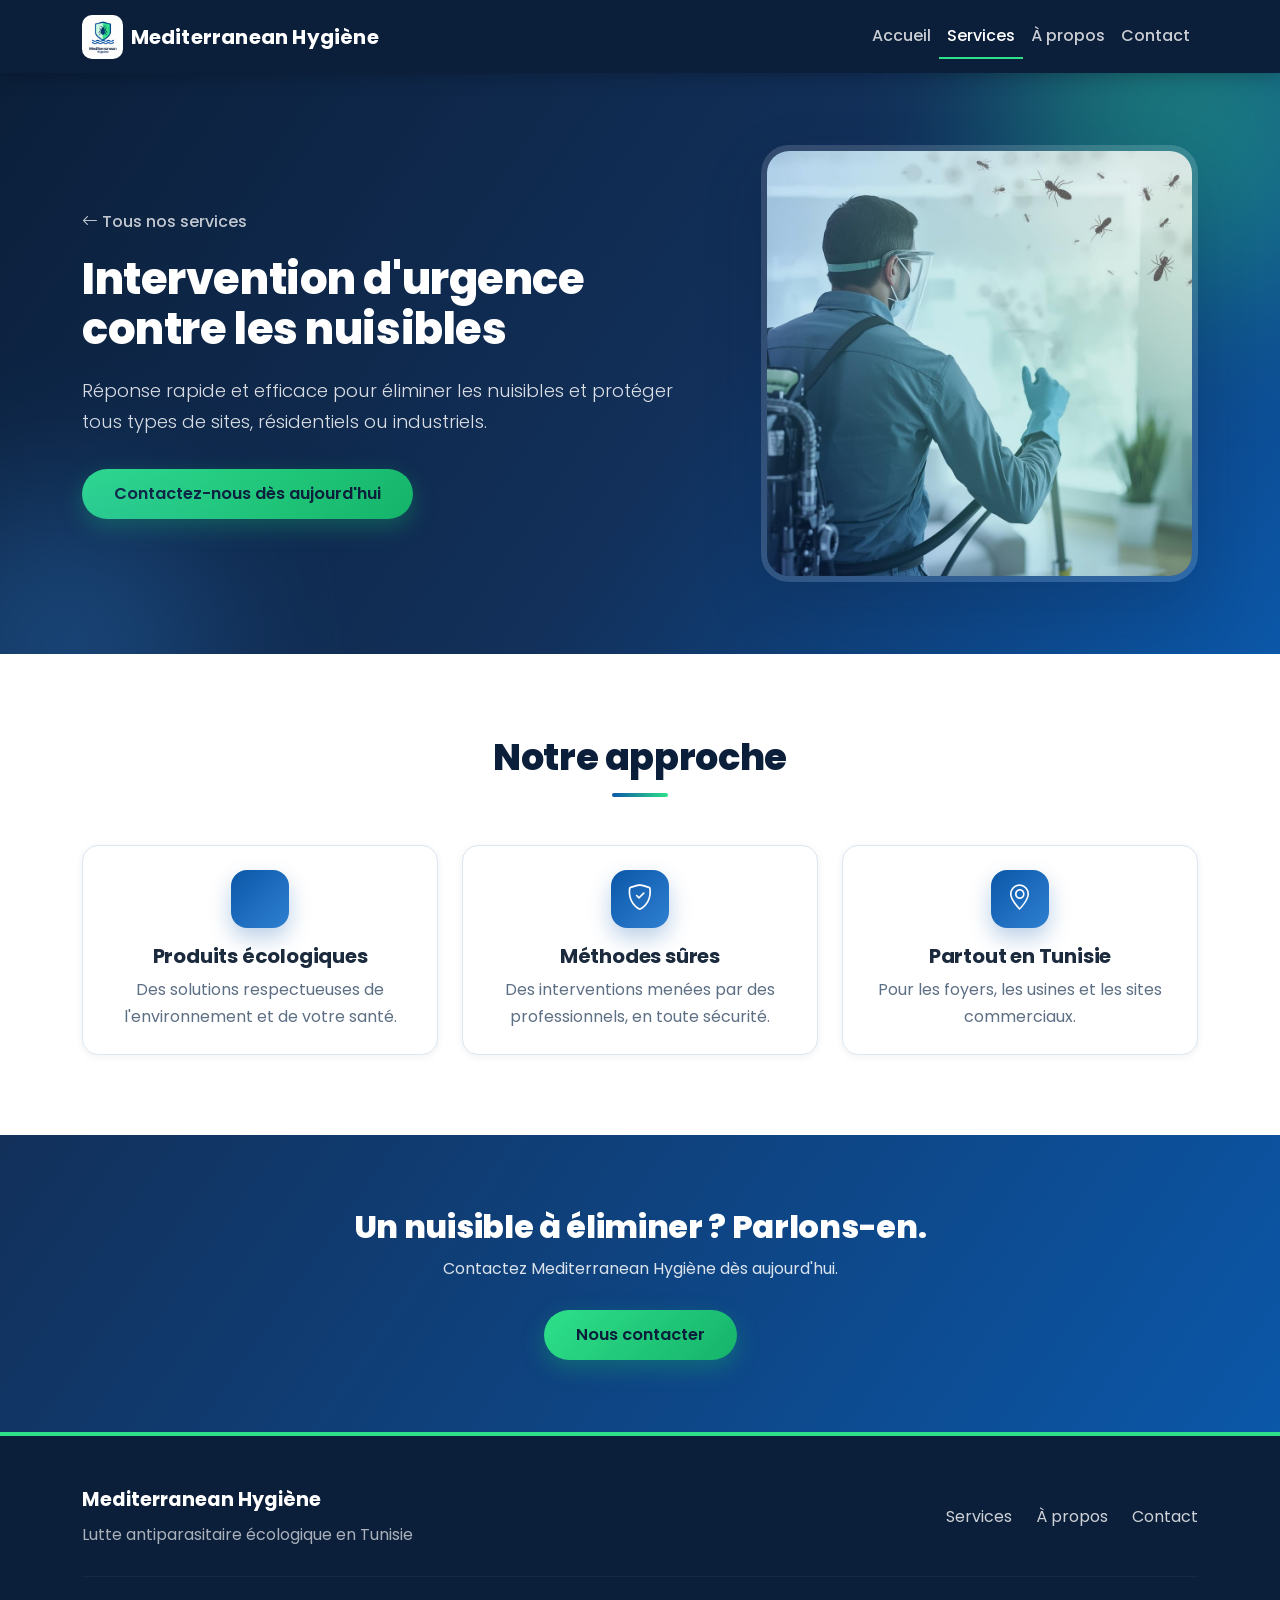
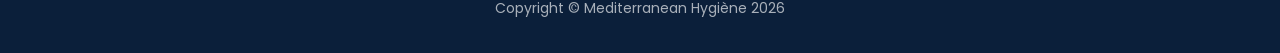
<file: service4.html>
<!DOCTYPE html>
<html lang="fr" data-bs-theme="light">
<head>
    <meta charset="utf-8">
    <meta name="viewport" content="width=device-width, initial-scale=1">
    <title>Intervention d&#x27;urgence contre les nuisibles | Mediterranean Hygiène</title>
    <meta name="description" content="Intervention rapide contre les nuisibles en Tunisie, sur tout type de site résidentiel ou industriel. Contactez Mediterranean Hygiène dès aujourd&#x27;hui.">
    <meta name="robots" content="index, follow, max-image-preview:large, max-snippet:-1, max-video-preview:-1">
    <meta name="author" content="Mediterranean Hygiène">
    <meta name="theme-color" content="#0b1f3a">
    <meta name="geo.region" content="TN">
    <meta name="geo.placename" content="Tunisie">
    <link rel="canonical" href="https://messaouddhia.github.io/mediterraneanhygiene/service4.html">
    <link rel="alternate" hreflang="fr-TN" href="https://messaouddhia.github.io/mediterraneanhygiene/service4.html">
    <link rel="alternate" hreflang="fr" href="https://messaouddhia.github.io/mediterraneanhygiene/service4.html">
    <link rel="alternate" hreflang="x-default" href="https://messaouddhia.github.io/mediterraneanhygiene/service4.html">
    <meta property="og:type" content="website">
    <meta property="og:site_name" content="Mediterranean Hygiène">
    <meta property="og:locale" content="fr_TN">
    <meta property="og:title" content="Intervention d&#x27;urgence contre les nuisibles | Mediterranean Hygiène">
    <meta property="og:description" content="Intervention rapide contre les nuisibles en Tunisie, sur tout type de site résidentiel ou industriel. Contactez Mediterranean Hygiène dès aujourd&#x27;hui.">
    <meta property="og:url" content="https://messaouddhia.github.io/mediterraneanhygiene/service4.html">
    <meta property="og:image" content="https://messaouddhia.github.io/mediterraneanhygiene/og-image.jpg">
    <meta property="og:image:width" content="1200">
    <meta property="og:image:height" content="630">
    <meta property="og:image:alt" content="Technicien en tenue de protection effectuant un traitement antiparasitaire contre les insectes">
    <meta name="twitter:card" content="summary_large_image">
    <meta name="twitter:title" content="Intervention d&#x27;urgence contre les nuisibles | Mediterranean Hygiène">
    <meta name="twitter:description" content="Intervention rapide contre les nuisibles en Tunisie, sur tout type de site résidentiel ou industriel. Contactez Mediterranean Hygiène dès aujourd&#x27;hui.">
    <meta name="twitter:image" content="https://messaouddhia.github.io/mediterraneanhygiene/og-image.jpg">
    <meta name="twitter:image:alt" content="Technicien en tenue de protection effectuant un traitement antiparasitaire contre les insectes">
    <script type="application/ld+json">
{
  "@context": "https://schema.org",
  "@graph": [
    {
      "@type": "Service",
      "name": "Intervention d'urgence contre les nuisibles",
      "description": "Réponse rapide et efficace pour éliminer les nuisibles et protéger tous types de sites, résidentiels ou industriels.",
      "url": "https://messaouddhia.github.io/mediterraneanhygiene/service4.html",
      "inLanguage": "fr-TN",
      "provider": {
        "@type": "LocalBusiness",
        "@id": "https://messaouddhia.github.io/mediterraneanhygiene/#business",
        "name": "Mediterranean Hygiène",
        "url": "https://messaouddhia.github.io/mediterraneanhygiene/"
      },
      "areaServed": {
        "@type": "Country",
        "name": "Tunisie"
      }
    },
    {
      "@type": "BreadcrumbList",
      "itemListElement": [
        {
          "@type": "ListItem",
          "position": 1,
          "name": "Accueil",
          "item": "https://messaouddhia.github.io/mediterraneanhygiene/"
        },
        {
          "@type": "ListItem",
          "position": 2,
          "name": "Services",
          "item": "https://messaouddhia.github.io/mediterraneanhygiene/#services"
        },
        {
          "@type": "ListItem",
          "position": 3,
          "name": "Intervention d'urgence contre les nuisibles",
          "item": "https://messaouddhia.github.io/mediterraneanhygiene/service4.html"
        }
      ]
    }
  ]
}
    </script>
    <link rel="icon" type="image/png" href="logo.png">
    <link rel="preconnect" href="https://fonts.googleapis.com">
    <link rel="preconnect" href="https://fonts.gstatic.com" crossorigin>
    <link rel="stylesheet" href="https://fonts.googleapis.com/css2?family=Poppins:wght@400;500;600;700;800&display=swap">
    <link rel="stylesheet" href="https://cdn.jsdelivr.net/npm/bootstrap@5.3.3/dist/css/bootstrap.min.css">
    <link rel="stylesheet" href="https://cdn.jsdelivr.net/npm/bootstrap-icons@1.11.3/font/bootstrap-icons.min.css">
    <link rel="stylesheet" href="style.css">
</head>
<body>
    <nav class="navbar navbar-expand-lg navbar-dark sticky-top mh-navbar">
        <div class="container">
            <a class="navbar-brand d-flex align-items-center gap-2" href="index.html">
                <img src="logo.png" alt="" class="mh-logo" width="40" height="44">
                <span>Mediterranean Hygiène</span>
            </a>
            <button class="navbar-toggler" type="button" data-bs-toggle="collapse" data-bs-target="#mainNav" aria-controls="mainNav" aria-expanded="false" aria-label="Ouvrir le menu">
                <span class="navbar-toggler-icon"></span>
            </button>
            <div class="collapse navbar-collapse" id="mainNav">
                <ul class="navbar-nav ms-auto mb-2 mb-lg-0">
                    <li class="nav-item"><a class="nav-link" href="index.html">Accueil</a></li>
                    <li class="nav-item"><a class="nav-link active" href="index.html#services" aria-current="page">Services</a></li>
                    <li class="nav-item"><a class="nav-link" href="index.html#about">À propos</a></li>
                    <li class="nav-item"><a class="nav-link" href="index.html#contact">Contact</a></li>
                </ul>
            </div>
        </div>
    </nav>

    <header class="mh-hero mh-hero-sub">
        <div class="container position-relative">
            <div class="row align-items-center g-5">
                <div class="col-lg-7 text-center text-lg-start">
                    <a class="mh-back" href="index.html#services"><i class="bi bi-arrow-left" aria-hidden="true"></i> Tous nos services</a>
                    <h1>Intervention d'urgence contre les nuisibles</h1>
                    <p class="lead">Réponse rapide et efficace pour éliminer les nuisibles et protéger tous types de sites, résidentiels ou industriels.</p>
                    <div class="d-flex flex-column flex-sm-row gap-3 justify-content-center justify-content-lg-start">
                        <a class="btn btn-accent btn-lg" href="index.html#contact">Contactez-nous dès aujourd'hui</a>
                    </div>
                </div>
                <div class="col-lg-5">
                    <img src="hero.jpg" alt="Technicien en tenue de protection effectuant un traitement antiparasitaire contre les insectes" class="img-fluid mh-hero-img" width="1000" height="1000" fetchpriority="high">
                </div>
            </div>
        </div>
    </header>

    <main>
        <section class="mh-section">
            <div class="container">
                <div class="mh-heading text-center">
                    <h2>Notre approche</h2>
                </div>
                <div class="row g-4 justify-content-center">
                    <div class="col-md-4">
                        <div class="card mh-card h-100"><div class="card-body p-4 text-center">
                            <div class="mh-icon mx-auto mb-3"><i class="bi bi-leaf" aria-hidden="true"></i></div>
                            <h3 class="h5 fw-bold">Produits écologiques</h3>
                            <p class="mb-0">Des solutions respectueuses de l'environnement et de votre santé.</p>
                        </div></div>
                    </div>
                    <div class="col-md-4">
                        <div class="card mh-card h-100"><div class="card-body p-4 text-center">
                            <div class="mh-icon mx-auto mb-3"><i class="bi bi-shield-check" aria-hidden="true"></i></div>
                            <h3 class="h5 fw-bold">Méthodes sûres</h3>
                            <p class="mb-0">Des interventions menées par des professionnels, en toute sécurité.</p>
                        </div></div>
                    </div>
                    <div class="col-md-4">
                        <div class="card mh-card h-100"><div class="card-body p-4 text-center">
                            <div class="mh-icon mx-auto mb-3"><i class="bi bi-geo-alt" aria-hidden="true"></i></div>
                            <h3 class="h5 fw-bold">Partout en Tunisie</h3>
                            <p class="mb-0">Pour les foyers, les usines et les sites commerciaux.</p>
                        </div></div>
                    </div>
                </div>
            </div>
        </section>

        <section class="mh-cta">
            <div class="container text-center">
                <h2>Un nuisible à éliminer ? Parlons-en.</h2>
                <p>Contactez Mediterranean Hygiène dès aujourd'hui.</p>
                <a class="btn btn-accent btn-lg" href="index.html#contact">Nous contacter</a>
            </div>
        </section>
    </main>

    <footer class="mh-footer">
        <div class="container">
            <div class="row gy-4 align-items-center">
                <div class="col-md-6 text-center text-md-start">
                    <a class="mh-footer-brand" href="index.html">Mediterranean Hygiène</a>
                    <p class="mb-0 mt-1">Lutte antiparasitaire écologique en Tunisie</p>
                </div>
                <div class="col-md-6 text-center text-md-end">
                    <a href="index.html#services">Services</a>
                    <a href="index.html#about">À propos</a>
                    <a href="index.html#contact">Contact</a>
                </div>
            </div>
            <hr class="mh-footer-line">
            <p class="text-center small mb-0">Copyright © Mediterranean Hygiène <span id="year">2026</span></p>
        </div>
    </footer>
    <script src="https://cdn.jsdelivr.net/npm/bootstrap@5.3.3/dist/js/bootstrap.bundle.min.js"></script>
    <script>document.getElementById('year').textContent = new Date().getFullYear();</script>
</body>
</html>
</file>
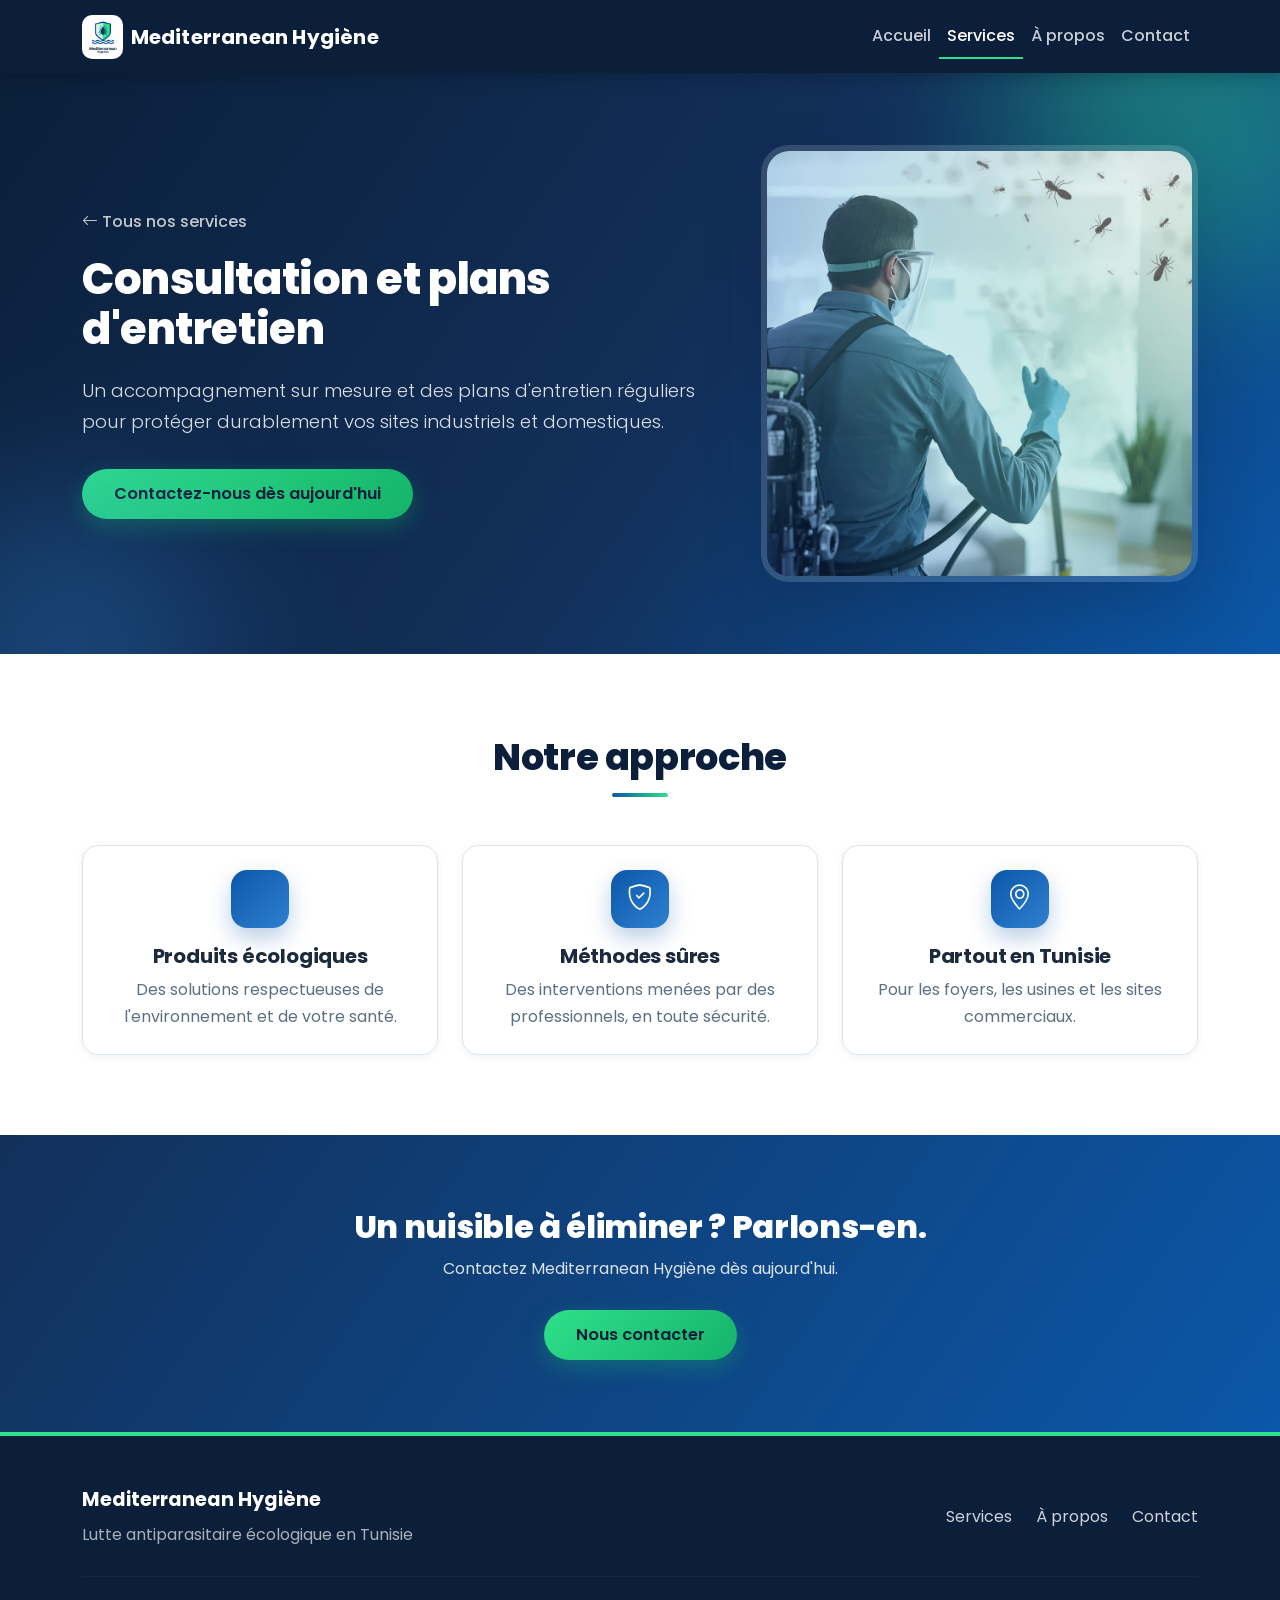
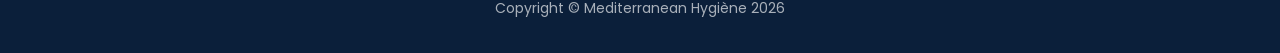
<file: service5.html>
<!DOCTYPE html>
<html lang="fr" data-bs-theme="light">
<head>
    <meta charset="utf-8">
    <meta name="viewport" content="width=device-width, initial-scale=1">
    <title>Plans d&#x27;entretien antiparasitaire en Tunisie | Mediterranean Hygiène</title>
    <meta name="description" content="Consultation et plans d&#x27;entretien contre les nuisibles pour sites industriels et domestiques en Tunisie. Un accompagnement sur mesure et durable.">
    <meta name="robots" content="index, follow, max-image-preview:large, max-snippet:-1, max-video-preview:-1">
    <meta name="author" content="Mediterranean Hygiène">
    <meta name="theme-color" content="#0b1f3a">
    <meta name="geo.region" content="TN">
    <meta name="geo.placename" content="Tunisie">
    <link rel="canonical" href="https://messaouddhia.github.io/mediterraneanhygiene/service5.html">
    <link rel="alternate" hreflang="fr-TN" href="https://messaouddhia.github.io/mediterraneanhygiene/service5.html">
    <link rel="alternate" hreflang="fr" href="https://messaouddhia.github.io/mediterraneanhygiene/service5.html">
    <link rel="alternate" hreflang="x-default" href="https://messaouddhia.github.io/mediterraneanhygiene/service5.html">
    <meta property="og:type" content="website">
    <meta property="og:site_name" content="Mediterranean Hygiène">
    <meta property="og:locale" content="fr_TN">
    <meta property="og:title" content="Plans d&#x27;entretien antiparasitaire en Tunisie | Mediterranean Hygiène">
    <meta property="og:description" content="Consultation et plans d&#x27;entretien contre les nuisibles pour sites industriels et domestiques en Tunisie. Un accompagnement sur mesure et durable.">
    <meta property="og:url" content="https://messaouddhia.github.io/mediterraneanhygiene/service5.html">
    <meta property="og:image" content="https://messaouddhia.github.io/mediterraneanhygiene/og-image.jpg">
    <meta property="og:image:width" content="1200">
    <meta property="og:image:height" content="630">
    <meta property="og:image:alt" content="Technicien en tenue de protection effectuant un traitement antiparasitaire contre les insectes">
    <meta name="twitter:card" content="summary_large_image">
    <meta name="twitter:title" content="Plans d&#x27;entretien antiparasitaire en Tunisie | Mediterranean Hygiène">
    <meta name="twitter:description" content="Consultation et plans d&#x27;entretien contre les nuisibles pour sites industriels et domestiques en Tunisie. Un accompagnement sur mesure et durable.">
    <meta name="twitter:image" content="https://messaouddhia.github.io/mediterraneanhygiene/og-image.jpg">
    <meta name="twitter:image:alt" content="Technicien en tenue de protection effectuant un traitement antiparasitaire contre les insectes">
    <script type="application/ld+json">
{
  "@context": "https://schema.org",
  "@graph": [
    {
      "@type": "Service",
      "name": "Consultation et plans d'entretien",
      "description": "Un accompagnement sur mesure et des plans d'entretien réguliers pour protéger durablement vos sites industriels et domestiques.",
      "url": "https://messaouddhia.github.io/mediterraneanhygiene/service5.html",
      "inLanguage": "fr-TN",
      "provider": {
        "@type": "LocalBusiness",
        "@id": "https://messaouddhia.github.io/mediterraneanhygiene/#business",
        "name": "Mediterranean Hygiène",
        "url": "https://messaouddhia.github.io/mediterraneanhygiene/"
      },
      "areaServed": {
        "@type": "Country",
        "name": "Tunisie"
      }
    },
    {
      "@type": "BreadcrumbList",
      "itemListElement": [
        {
          "@type": "ListItem",
          "position": 1,
          "name": "Accueil",
          "item": "https://messaouddhia.github.io/mediterraneanhygiene/"
        },
        {
          "@type": "ListItem",
          "position": 2,
          "name": "Services",
          "item": "https://messaouddhia.github.io/mediterraneanhygiene/#services"
        },
        {
          "@type": "ListItem",
          "position": 3,
          "name": "Consultation et plans d'entretien",
          "item": "https://messaouddhia.github.io/mediterraneanhygiene/service5.html"
        }
      ]
    }
  ]
}
    </script>
    <link rel="icon" type="image/png" href="logo.png">
    <link rel="preconnect" href="https://fonts.googleapis.com">
    <link rel="preconnect" href="https://fonts.gstatic.com" crossorigin>
    <link rel="stylesheet" href="https://fonts.googleapis.com/css2?family=Poppins:wght@400;500;600;700;800&display=swap">
    <link rel="stylesheet" href="https://cdn.jsdelivr.net/npm/bootstrap@5.3.3/dist/css/bootstrap.min.css">
    <link rel="stylesheet" href="https://cdn.jsdelivr.net/npm/bootstrap-icons@1.11.3/font/bootstrap-icons.min.css">
    <link rel="stylesheet" href="style.css">
</head>
<body>
    <nav class="navbar navbar-expand-lg navbar-dark sticky-top mh-navbar">
        <div class="container">
            <a class="navbar-brand d-flex align-items-center gap-2" href="index.html">
                <img src="logo.png" alt="" class="mh-logo" width="40" height="44">
                <span>Mediterranean Hygiène</span>
            </a>
            <button class="navbar-toggler" type="button" data-bs-toggle="collapse" data-bs-target="#mainNav" aria-controls="mainNav" aria-expanded="false" aria-label="Ouvrir le menu">
                <span class="navbar-toggler-icon"></span>
            </button>
            <div class="collapse navbar-collapse" id="mainNav">
                <ul class="navbar-nav ms-auto mb-2 mb-lg-0">
                    <li class="nav-item"><a class="nav-link" href="index.html">Accueil</a></li>
                    <li class="nav-item"><a class="nav-link active" href="index.html#services" aria-current="page">Services</a></li>
                    <li class="nav-item"><a class="nav-link" href="index.html#about">À propos</a></li>
                    <li class="nav-item"><a class="nav-link" href="index.html#contact">Contact</a></li>
                </ul>
            </div>
        </div>
    </nav>

    <header class="mh-hero mh-hero-sub">
        <div class="container position-relative">
            <div class="row align-items-center g-5">
                <div class="col-lg-7 text-center text-lg-start">
                    <a class="mh-back" href="index.html#services"><i class="bi bi-arrow-left" aria-hidden="true"></i> Tous nos services</a>
                    <h1>Consultation et plans d'entretien</h1>
                    <p class="lead">Un accompagnement sur mesure et des plans d'entretien réguliers pour protéger durablement vos sites industriels et domestiques.</p>
                    <div class="d-flex flex-column flex-sm-row gap-3 justify-content-center justify-content-lg-start">
                        <a class="btn btn-accent btn-lg" href="index.html#contact">Contactez-nous dès aujourd'hui</a>
                    </div>
                </div>
                <div class="col-lg-5">
                    <img src="hero.jpg" alt="Technicien en tenue de protection effectuant un traitement antiparasitaire contre les insectes" class="img-fluid mh-hero-img" width="1000" height="1000" fetchpriority="high">
                </div>
            </div>
        </div>
    </header>

    <main>
        <section class="mh-section">
            <div class="container">
                <div class="mh-heading text-center">
                    <h2>Notre approche</h2>
                </div>
                <div class="row g-4 justify-content-center">
                    <div class="col-md-4">
                        <div class="card mh-card h-100"><div class="card-body p-4 text-center">
                            <div class="mh-icon mx-auto mb-3"><i class="bi bi-leaf" aria-hidden="true"></i></div>
                            <h3 class="h5 fw-bold">Produits écologiques</h3>
                            <p class="mb-0">Des solutions respectueuses de l'environnement et de votre santé.</p>
                        </div></div>
                    </div>
                    <div class="col-md-4">
                        <div class="card mh-card h-100"><div class="card-body p-4 text-center">
                            <div class="mh-icon mx-auto mb-3"><i class="bi bi-shield-check" aria-hidden="true"></i></div>
                            <h3 class="h5 fw-bold">Méthodes sûres</h3>
                            <p class="mb-0">Des interventions menées par des professionnels, en toute sécurité.</p>
                        </div></div>
                    </div>
                    <div class="col-md-4">
                        <div class="card mh-card h-100"><div class="card-body p-4 text-center">
                            <div class="mh-icon mx-auto mb-3"><i class="bi bi-geo-alt" aria-hidden="true"></i></div>
                            <h3 class="h5 fw-bold">Partout en Tunisie</h3>
                            <p class="mb-0">Pour les foyers, les usines et les sites commerciaux.</p>
                        </div></div>
                    </div>
                </div>
            </div>
        </section>

        <section class="mh-cta">
            <div class="container text-center">
                <h2>Un nuisible à éliminer ? Parlons-en.</h2>
                <p>Contactez Mediterranean Hygiène dès aujourd'hui.</p>
                <a class="btn btn-accent btn-lg" href="index.html#contact">Nous contacter</a>
            </div>
        </section>
    </main>

    <footer class="mh-footer">
        <div class="container">
            <div class="row gy-4 align-items-center">
                <div class="col-md-6 text-center text-md-start">
                    <a class="mh-footer-brand" href="index.html">Mediterranean Hygiène</a>
                    <p class="mb-0 mt-1">Lutte antiparasitaire écologique en Tunisie</p>
                </div>
                <div class="col-md-6 text-center text-md-end">
                    <a href="index.html#services">Services</a>
                    <a href="index.html#about">À propos</a>
                    <a href="index.html#contact">Contact</a>
                </div>
            </div>
            <hr class="mh-footer-line">
            <p class="text-center small mb-0">Copyright © Mediterranean Hygiène <span id="year">2026</span></p>
        </div>
    </footer>
    <script src="https://cdn.jsdelivr.net/npm/bootstrap@5.3.3/dist/js/bootstrap.bundle.min.js"></script>
    <script>document.getElementById('year').textContent = new Date().getFullYear();</script>
</body>
</html>
</file>
<file: style.css>
/* ==========================================================================
   Mediterranean Hygiène — custom styles (sits on top of Bootstrap 5.3)
   Palette from the logo: deep navy, Mediterranean blue, fresh green.
   ========================================================================== */

:root {
  --mh-navy: #0b1f3a;
  --mh-navy-2: #12305a;
  --mh-blue: #0b57a8;
  --mh-blue-light: #2f80d1;
  --mh-green: #2ee08a;
  --mh-green-dark: #15b36a;
  --mh-sky: #eaf6fd;
  --mh-ink: #1b2a3d;
  --mh-muted: #5d6f85;
  --mh-line: #dbe6f1;

  --mh-radius: 16px;
  --mh-shadow-sm: 0 2px 8px rgba(11, 31, 58, .06);
  --mh-shadow: 0 14px 34px rgba(11, 31, 58, .12);
  --mh-shadow-lg: 0 24px 60px rgba(11, 31, 58, .20);

  --bs-body-font-family: "Poppins", system-ui, -apple-system, "Segoe UI", Roboto, sans-serif;
  --bs-body-color: var(--mh-ink);
  --bs-link-color: var(--mh-blue);
  --bs-link-hover-color: var(--mh-green-dark);
}

/* ---------- Base ---------- */
html { scroll-behavior: smooth; }
body { line-height: 1.7; -webkit-font-smoothing: antialiased; }
section[id] { scroll-margin-top: 76px; }
h1, h2, h3, h4, h5, h6 { color: var(--mh-navy); line-height: 1.25; letter-spacing: -.01em; }
p { color: var(--mh-muted); }
::selection { background: var(--mh-green); color: var(--mh-navy); }
:focus-visible { outline: 3px solid var(--mh-green); outline-offset: 3px; }

/* ---------- Navbar ---------- */
.mh-navbar {
  background: var(--mh-navy);
  box-shadow: 0 2px 18px rgba(0, 0, 0, .25);
  padding-top: .6rem;
  padding-bottom: .6rem;
}
.mh-navbar .navbar-brand { color: #fff; font-weight: 700; letter-spacing: .01em; }
.mh-logo {
  height: 44px;
  width: auto;
  background: #fff;
  border-radius: 10px;
  padding: 3px;
}
.mh-navbar .nav-link {
  color: rgba(255, 255, 255, .78);
  font-weight: 500;
  padding: .5rem 1rem;
  border-bottom: 2px solid transparent;
  transition: color .2s, border-color .2s;
}
.mh-navbar .nav-link:hover,
.mh-navbar .nav-link.active { color: #fff; border-bottom-color: var(--mh-green); }
@media (max-width: 991.98px) {
  .mh-navbar .nav-link { border-bottom: 0; border-left: 3px solid transparent; padding-left: .75rem; }
  .mh-navbar .nav-link:hover,
  .mh-navbar .nav-link.active { border-left-color: var(--mh-green); }
}

/* ---------- Buttons ---------- */
.btn { border-radius: 999px; font-weight: 600; transition: transform .2s ease, box-shadow .2s ease, background .2s; }
.btn-lg { padding: .8rem 2rem; font-size: 1.02rem; }
.btn-accent {
  color: var(--mh-navy);
  border: 0;
  background: linear-gradient(135deg, var(--mh-green) 0%, var(--mh-green-dark) 100%);
  box-shadow: 0 8px 22px rgba(21, 179, 106, .35);
}
.btn-accent:hover, .btn-accent:focus {
  color: var(--mh-navy);
  background: linear-gradient(135deg, #5af0a6 0%, var(--mh-green) 100%);
  transform: translateY(-2px);
  box-shadow: 0 14px 28px rgba(21, 179, 106, .45);
}
.btn-outline-light { border-width: 2px; }
.btn-outline-light:hover { color: var(--mh-navy); transform: translateY(-2px); }

/* ---------- Hero ---------- */
.mh-hero {
  position: relative;
  overflow: hidden;
  padding: 5.5rem 0;
  color: #fff;
  background: linear-gradient(125deg, var(--mh-navy) 0%, var(--mh-navy-2) 55%, var(--mh-blue) 100%);
}
.mh-hero::before,
.mh-hero::after {
  content: "";
  position: absolute;
  border-radius: 50%;
  filter: blur(80px);
  opacity: .35;
  pointer-events: none;
}
.mh-hero::before { width: 360px; height: 360px; background: var(--mh-green); top: -140px; right: -90px; }
.mh-hero::after { width: 300px; height: 300px; background: var(--mh-blue-light); bottom: -140px; left: -90px; }
.mh-hero h1 {
  color: #fff;
  font-weight: 800;
  font-size: clamp(2rem, 4.2vw, 3.2rem);
  line-height: 1.15;
  margin-bottom: 1.25rem;
}
.mh-hero .lead { color: rgba(255, 255, 255, .85); font-size: 1.15rem; margin-bottom: 2rem; }
.mh-accent { color: var(--mh-green); }
.mh-eyebrow {
  display: inline-block;
  margin-bottom: 1.25rem;
  padding: .35rem .95rem;
  border-radius: 999px;
  font-size: .8rem;
  font-weight: 600;
  letter-spacing: .06em;
  text-transform: uppercase;
  color: var(--mh-green);
  background: rgba(46, 224, 138, .12);
  border: 1px solid rgba(46, 224, 138, .35);
}
.mh-hero-img {
  display: block;
  width: 100%;
  max-width: 520px;
  height: auto;
  margin: 0 auto;
  border-radius: 28px;
  border: 6px solid rgba(255, 255, 255, .14);
  box-shadow: var(--mh-shadow-lg);
}
.mh-hero-sub { padding: 4.5rem 0; }
.mh-hero-sub h1 { font-size: clamp(1.8rem, 3.6vw, 2.7rem); }
.mh-back {
  display: inline-block;
  margin-bottom: 1.25rem;
  color: rgba(255, 255, 255, .75);
  text-decoration: none;
  font-weight: 500;
}
.mh-back:hover { color: var(--mh-green); }

/* ---------- Sections ---------- */
.mh-section { padding: 5rem 0; }
.mh-section-sky { background: var(--mh-sky); }
.mh-heading { max-width: 640px; margin: 0 auto 3rem; }
.mh-heading h2 { font-weight: 800; font-size: clamp(1.7rem, 3vw, 2.3rem); }
.mh-heading h2::after {
  content: "";
  display: block;
  width: 56px;
  height: 4px;
  margin: .8rem auto 0;
  border-radius: 4px;
  background: linear-gradient(90deg, var(--mh-blue), var(--mh-green));
}
.mh-heading p { margin: 1rem 0 0; }

/* Icon badge */
.mh-icon {
  display: flex;
  align-items: center;
  justify-content: center;
  width: 3.6rem;
  height: 3.6rem;
  font-size: 1.6rem;
  color: #fff;
  border-radius: 16px;
  background: linear-gradient(135deg, var(--mh-blue) 0%, var(--mh-blue-light) 100%);
  box-shadow: 0 10px 22px rgba(11, 87, 168, .28);
}

/* Cards */
.mh-card {
  border: 1px solid var(--mh-line);
  border-radius: var(--mh-radius);
  box-shadow: var(--mh-shadow-sm);
  transition: transform .3s ease, box-shadow .3s ease, border-color .3s;
}
.mh-card:hover { transform: translateY(-6px); box-shadow: var(--mh-shadow); border-color: transparent; }
.mh-card .mh-link {
  font-weight: 600;
  text-decoration: none;
  color: var(--mh-blue);
}
.mh-card .mh-link i { display: inline-block; transition: transform .2s; }
.mh-card:hover .mh-link { color: var(--mh-green-dark); }
.mh-card:hover .mh-link i { transform: translateX(5px); }

/* About */
.mh-about-text { font-size: 1.15rem; line-height: 1.9; color: var(--mh-ink); }
.mh-point {
  height: 100%;
  padding: 1.75rem 1.25rem;
  background: #fff;
  border-radius: var(--mh-radius);
  box-shadow: var(--mh-shadow-sm);
}

/* ---------- Contact form ---------- */
.mh-form {
  padding: 2.25rem;
  background: #fff;
  border: 1px solid var(--mh-line);
  border-radius: 24px;
  box-shadow: var(--mh-shadow);
}
.mh-form .form-control {
  border: 2px solid var(--mh-line);
  border-radius: 12px;
  background: #f8fbfe;
}
.mh-form .form-control:focus {
  background: #fff;
  border-color: var(--mh-blue-light);
  box-shadow: 0 0 0 .25rem rgba(47, 128, 209, .18);
}
/* keep the Pageclip button looking like our buttons */
.mh-form .pageclip-form__submit {
  color: var(--mh-navy);
  border: 0;
  border-radius: 999px;
  background: linear-gradient(135deg, var(--mh-green) 0%, var(--mh-green-dark) 100%);
}

/* ---------- Service page CTA band ---------- */
.mh-cta {
  padding: 4.5rem 0;
  color: #fff;
  background: linear-gradient(125deg, var(--mh-navy-2) 0%, var(--mh-blue) 100%);
}
.mh-cta h2 { color: #fff; font-weight: 800; }
.mh-cta p { color: rgba(255, 255, 255, .85); margin-bottom: 1.75rem; }

/* ---------- Footer ---------- */
.mh-footer {
  padding: 3rem 0 2rem;
  color: rgba(255, 255, 255, .7);
  background: var(--mh-navy);
  border-top: 4px solid var(--mh-green);
}
.mh-footer p { color: rgba(255, 255, 255, .65); }
.mh-footer a { color: rgba(255, 255, 255, .8); text-decoration: none; margin-left: 1.25rem; }
.mh-footer a:hover { color: var(--mh-green); }
.mh-footer .mh-footer-brand { margin-left: 0; color: #fff; font-weight: 700; font-size: 1.2rem; }
.mh-footer-line { border-color: rgba(255, 255, 255, .15); margin: 1.75rem 0 1.25rem; }
@media (max-width: 767.98px) {
  .mh-footer a { margin: 0 .6rem; }
}

/* ---------- Small screens ---------- */
@media (max-width: 575.98px) {
  .mh-hero, .mh-hero-sub { padding: 3.5rem 0; }
  .mh-section { padding: 3.5rem 0; }
  .mh-form { padding: 1.5rem; }
}

@media (prefers-reduced-motion: reduce) {
  html { scroll-behavior: auto; }
  *, *::before, *::after { transition: none !important; }
}
</file>
